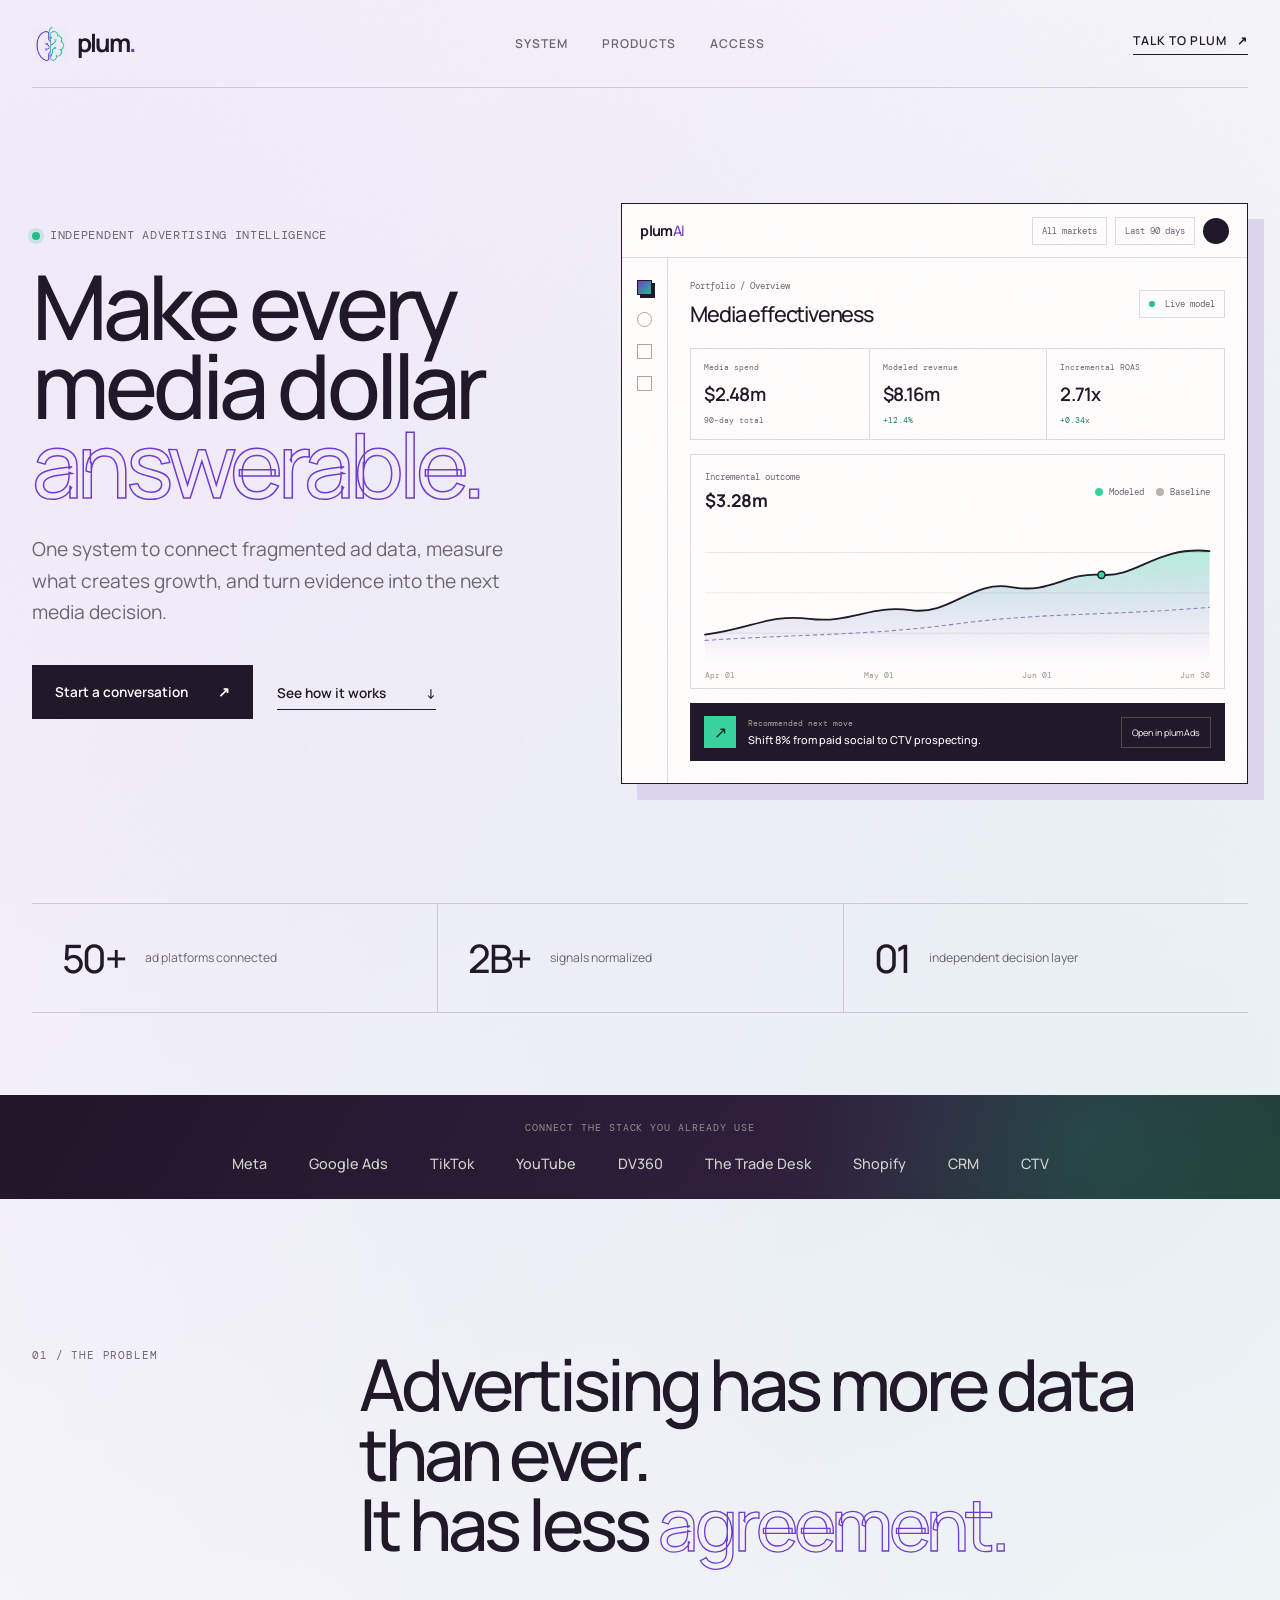
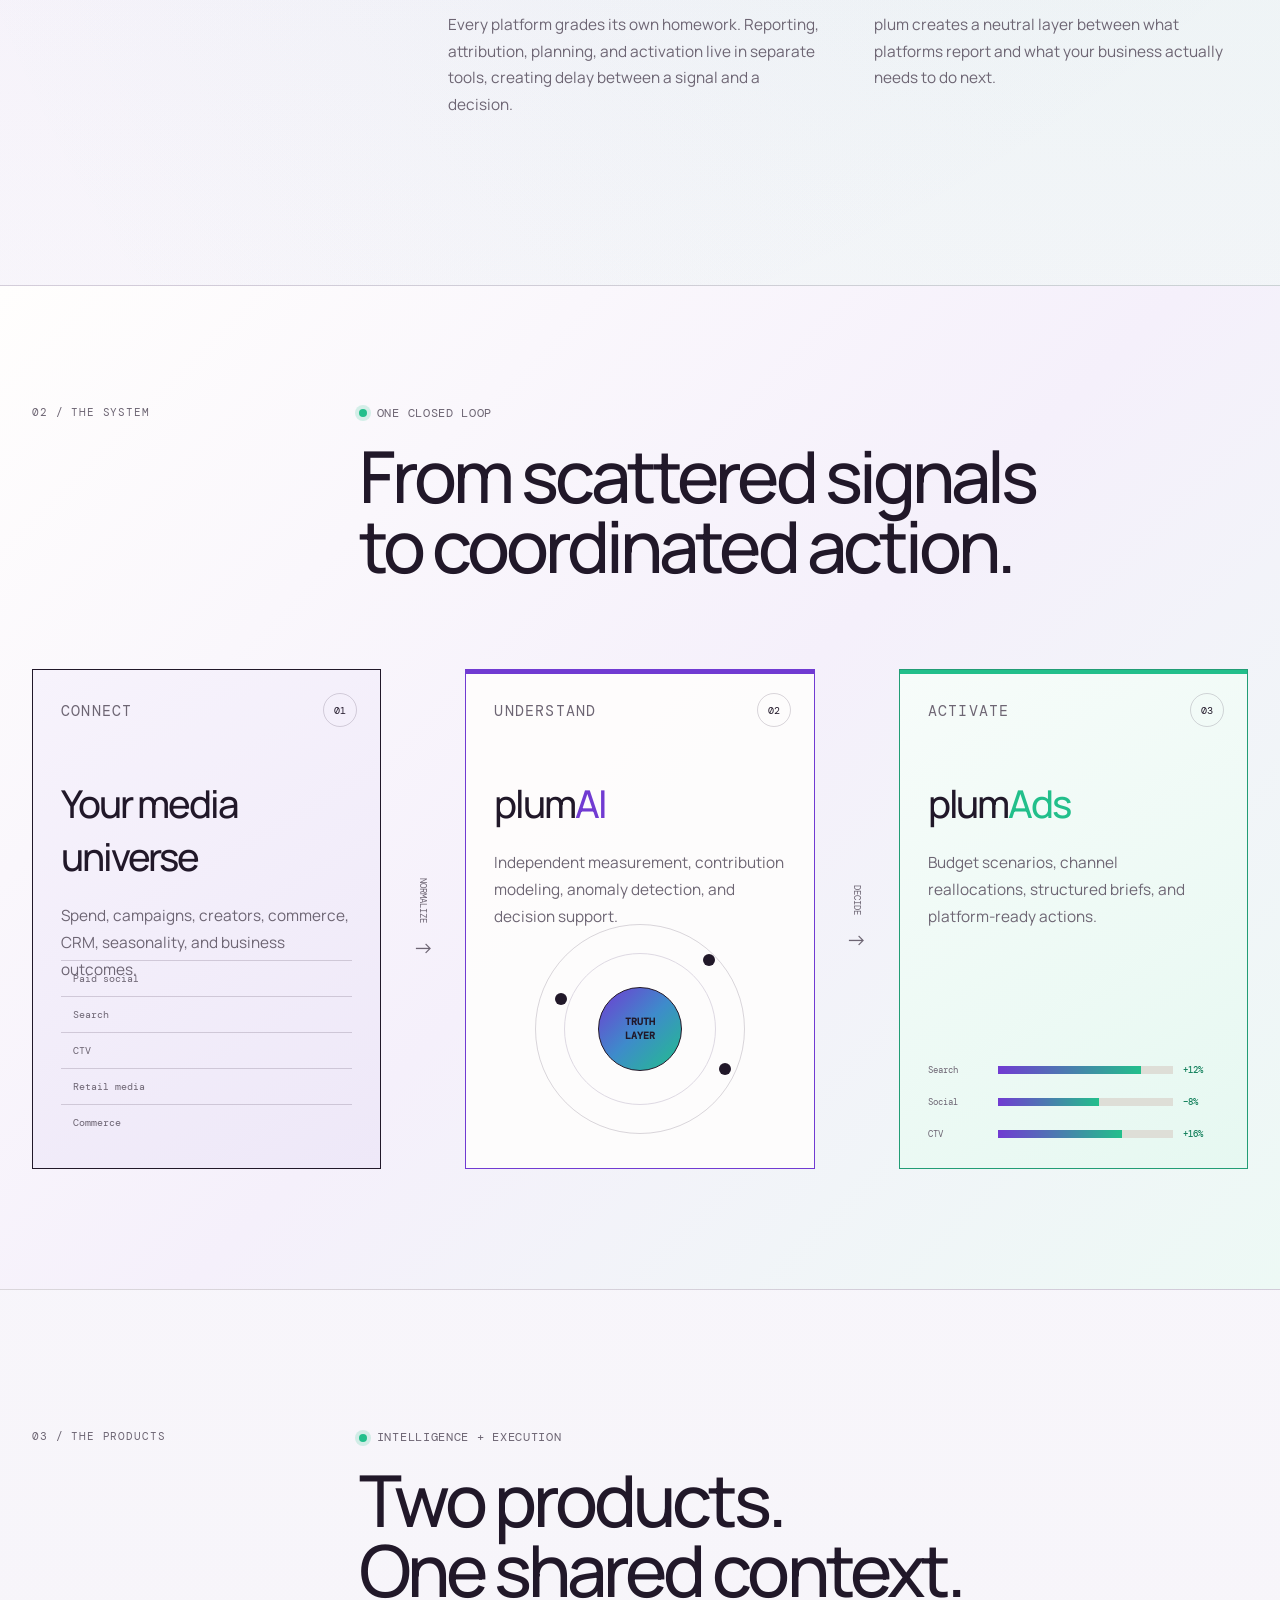
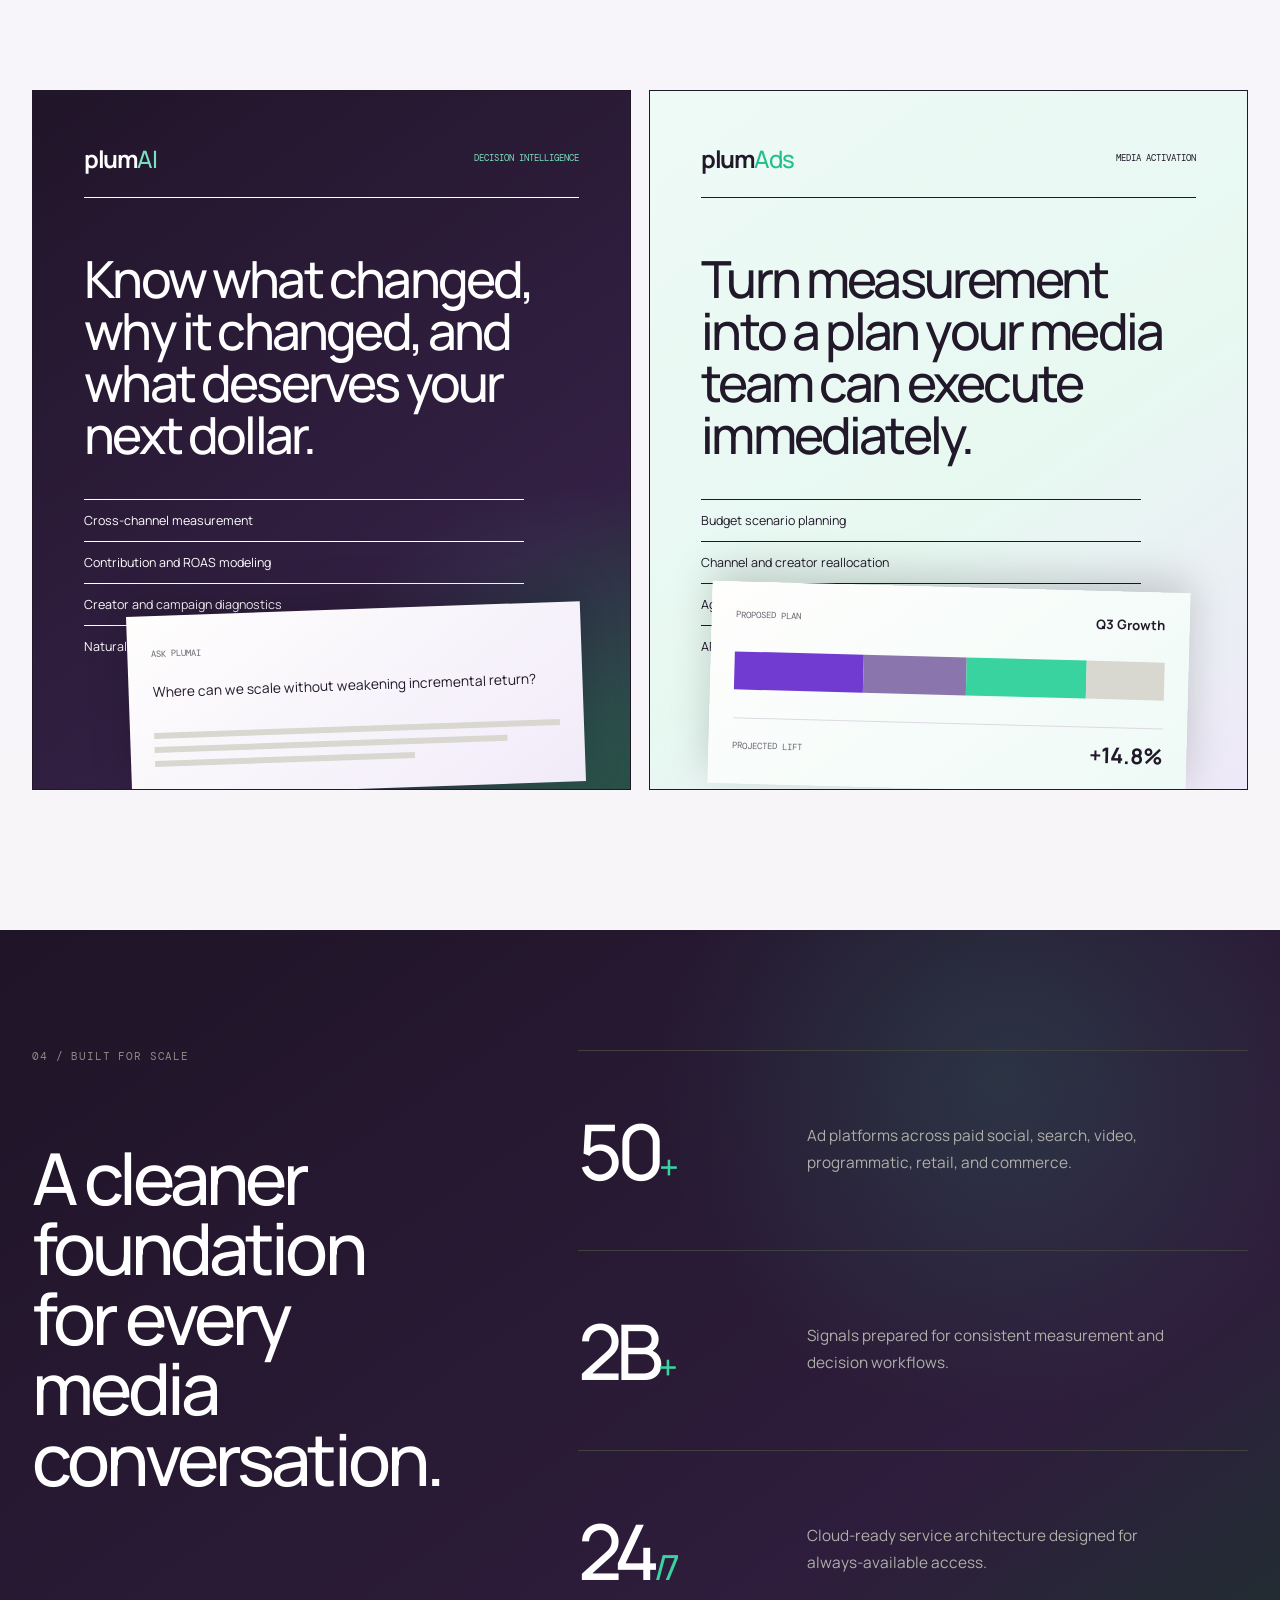
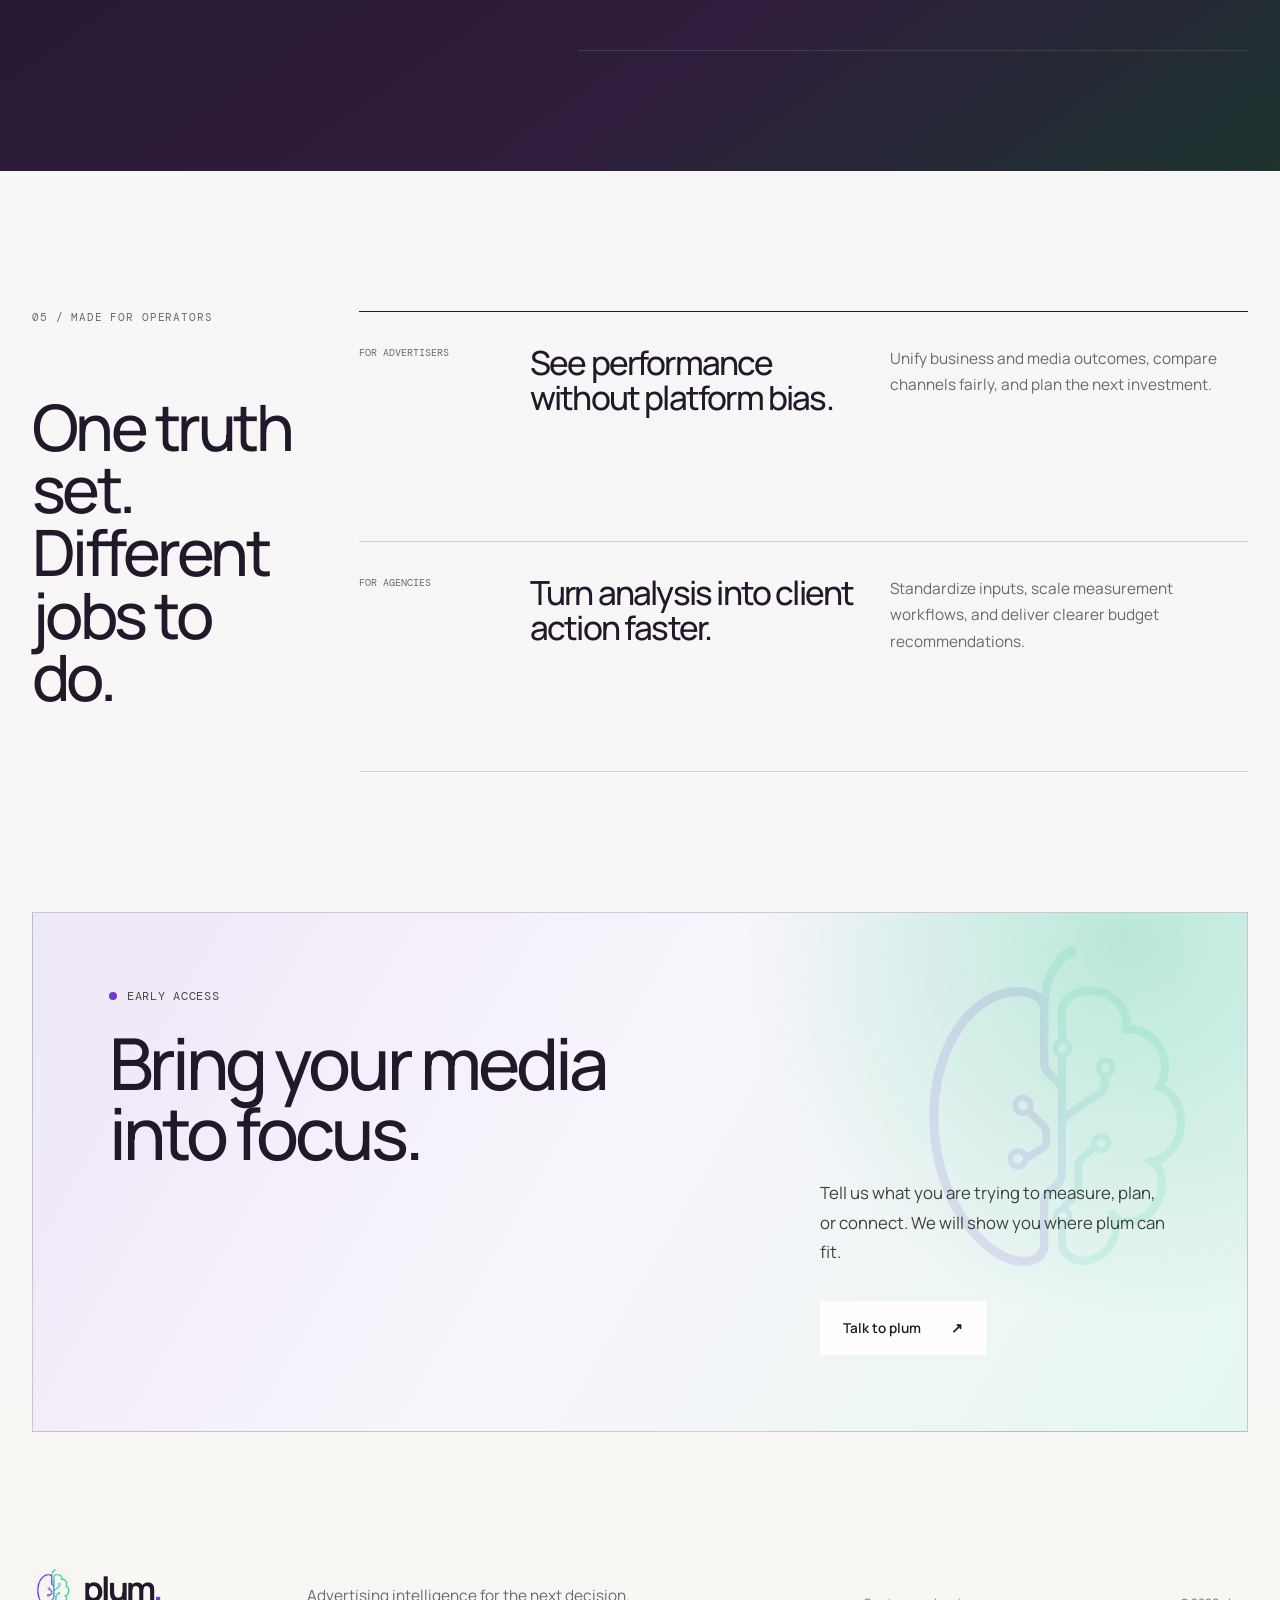
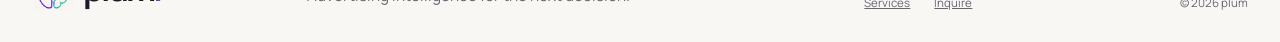
<file: index.html>
<!DOCTYPE html>
<html lang="en">
  <head>
    <meta charset="utf-8" />
    <meta name="viewport" content="width=device-width, initial-scale=1" />
    <meta name="theme-color" content="#f7f5fa" />
    <title>plum | Advertising intelligence, connected</title>
    <meta
      name="description"
      content="plum connects advertising data, independent measurement, AI-assisted decisions, and media activation across 50+ ad platforms."
    />
    <link rel="icon" href="assets/plum-ai-logo.png" />
    <link rel="preconnect" href="https://fonts.googleapis.com" />
    <link rel="preconnect" href="https://fonts.gstatic.com" crossorigin />
    <link
      href="https://fonts.googleapis.com/css2?family=DM+Mono:wght@300;400;500&amp;family=Manrope:wght@400;500;600;700&amp;display=swap"
      rel="stylesheet"
    />
    <link rel="stylesheet" href="assets/plum_main.css" />
  </head>
  <body>
    <a class="skip-link" href="#main">Skip to content</a>

    <header class="site-header">
      <a class="wordmark brand-lockup" href="./" aria-label="plum home">
        <span class="brand-symbol"><img src="assets/plum-ai-logo.png" alt="" /></span>
        <span class="brand-name">plum<span>.</span></span>
      </a>
      <nav class="site-nav" aria-label="Primary navigation">
        <a href="#system">System</a>
        <a href="#products">Products</a>
        <a href="services/">Access</a>
      </nav>
      <a class="header-cta" href="contact/">Talk to plum <span aria-hidden="true">↗</span></a>
    </header>

    <main id="main">
      <section class="hero section-frame">
        <div class="hero-copy reveal">
          <p class="signal-label"><span></span> Independent advertising intelligence</p>
          <h1>Make every media dollar <em>answerable.</em></h1>
          <p class="hero-lede">
            One system to connect fragmented ad data, measure what creates growth, and turn evidence into the next
            media decision.
          </p>
          <div class="hero-actions">
            <a class="button button-dark" href="contact/">Start a conversation <span>↗</span></a>
            <a class="text-link" href="#system">See how it works <span>↓</span></a>
          </div>
        </div>

        <div class="product-window reveal" aria-label="plum media intelligence product preview">
          <div class="window-bar">
            <div class="window-brand">plum<span>AI</span></div>
            <div class="window-controls">
              <span>All markets</span>
              <span>Last 90 days</span>
              <i aria-hidden="true"></i>
            </div>
          </div>

          <div class="window-body">
            <aside class="window-sidebar" aria-hidden="true">
              <span class="active"></span>
              <span></span>
              <span></span>
              <span></span>
            </aside>

            <div class="window-content">
              <div class="window-title-row">
                <div>
                  <p>Portfolio / Overview</p>
                  <h2>Media effectiveness</h2>
                </div>
                <span class="live-pill"><i></i> Live model</span>
              </div>

              <div class="kpi-grid">
                <article>
                  <span>Media spend</span>
                  <strong>$2.48m</strong>
                  <small>90-day total</small>
                </article>
                <article>
                  <span>Modeled revenue</span>
                  <strong>$8.16m</strong>
                  <small class="positive">+12.4%</small>
                </article>
                <article>
                  <span>Incremental ROAS</span>
                  <strong>2.71x</strong>
                  <small class="positive">+0.34x</small>
                </article>
              </div>

              <div class="chart-card">
                <div class="chart-head">
                  <div>
                    <span>Incremental outcome</span>
                    <strong>$3.28m</strong>
                  </div>
                  <div class="chart-legend"><i></i> Modeled <i></i> Baseline</div>
                </div>
                <svg viewBox="0 0 700 190" role="img" aria-label="Rising modeled advertising performance chart">
                  <defs>
                    <linearGradient id="chartFill" x1="0" y1="0" x2="0" y2="1">
                      <stop offset="0%" stop-color="#38d39f" stop-opacity="0.38" />
                      <stop offset="100%" stop-color="#713bd2" stop-opacity="0" />
                    </linearGradient>
                  </defs>
                  <g class="chart-grid">
                    <line x1="0" x2="700" y1="36" y2="36" />
                    <line x1="0" x2="700" y1="92" y2="92" />
                    <line x1="0" x2="700" y1="148" y2="148" />
                  </g>
                  <path class="chart-area" d="M0 150 C65 142 88 121 145 128 S230 108 285 116 S370 74 425 84 S500 63 550 67 S625 27 700 34 L700 190 L0 190 Z" />
                  <path class="chart-line" d="M0 150 C65 142 88 121 145 128 S230 108 285 116 S370 74 425 84 S500 63 550 67 S625 27 700 34" />
                  <path class="chart-baseline" d="M0 158 C140 149 230 151 350 135 S560 124 700 112" />
                  <circle cx="550" cy="67" r="5" />
                </svg>
                <div class="chart-dates"><span>Apr 01</span><span>May 01</span><span>Jun 01</span><span>Jun 30</span></div>
              </div>

              <div class="action-row">
                <div class="action-mark">↗</div>
                <div>
                  <span>Recommended next move</span>
                  <strong>Shift 8% from paid social to CTV prospecting.</strong>
                </div>
                <button type="button" data-product-toggle aria-label="Switch product preview">Open in plumAds</button>
              </div>
            </div>
          </div>
        </div>

        <div class="hero-proof reveal">
          <div><strong>50+</strong><span>ad platforms connected</span></div>
          <div><strong>2B+</strong><span>signals normalized</span></div>
          <div><strong>01</strong><span>independent decision layer</span></div>
        </div>
      </section>

      <section class="platform-rail" aria-label="Supported data sources">
        <p>Connect the stack you already use</p>
        <div class="platform-list">
          <span>Meta</span><span>Google Ads</span><span>TikTok</span><span>YouTube</span><span>DV360</span>
          <span>The Trade Desk</span><span>Shopify</span><span>CRM</span><span>CTV</span>
        </div>
      </section>

      <section class="problem-section section-frame reveal">
        <div class="section-index">01 / The problem</div>
        <div class="problem-copy">
          <h2>Advertising has more data than ever.<br />It has less <span>agreement.</span></h2>
          <div class="problem-notes">
            <p>
              Every platform grades its own homework. Reporting, attribution, planning, and activation live in
              separate tools, creating delay between a signal and a decision.
            </p>
            <p>
              plum creates a neutral layer between what platforms report and what your business actually needs to do
              next.
            </p>
          </div>
        </div>
      </section>

      <section class="system-section" id="system">
        <div class="section-frame">
          <div class="section-heading reveal">
            <div class="section-index">02 / The system</div>
            <div>
              <p class="signal-label"><span></span> One closed loop</p>
              <h2>From scattered signals<br />to coordinated action.</h2>
            </div>
          </div>

          <div class="system-map reveal">
            <article class="system-node sources-node">
              <div class="node-number">01</div>
              <p class="node-kicker">Connect</p>
              <h3>Your media universe</h3>
              <p>Spend, campaigns, creators, commerce, CRM, seasonality, and business outcomes.</p>
              <div class="source-stack" aria-hidden="true">
                <span>Paid social</span><span>Search</span><span>CTV</span><span>Retail media</span><span>Commerce</span>
              </div>
            </article>

            <div class="map-arrow" aria-hidden="true"><span>Normalize</span>→</div>

            <article class="system-node ai-node">
              <div class="node-number">02</div>
              <p class="node-kicker">Understand</p>
              <h3>plum<span>AI</span></h3>
              <p>Independent measurement, contribution modeling, anomaly detection, and decision support.</p>
              <div class="model-orbit" aria-hidden="true">
                <i></i><i></i><i></i>
                <strong>truth<br />layer</strong>
              </div>
            </article>

            <div class="map-arrow" aria-hidden="true"><span>Decide</span>→</div>

            <article class="system-node ads-node">
              <div class="node-number">03</div>
              <p class="node-kicker">Activate</p>
              <h3>plum<span>Ads</span></h3>
              <p>Budget scenarios, channel reallocations, structured briefs, and platform-ready actions.</p>
              <div class="allocation-bars" aria-hidden="true">
                <div><span>Search</span><i style="--bar: 82%"></i><b>+12%</b></div>
                <div><span>Social</span><i style="--bar: 58%"></i><b>−8%</b></div>
                <div><span>CTV</span><i style="--bar: 71%"></i><b>+16%</b></div>
              </div>
            </article>
          </div>
        </div>
      </section>

      <section class="products-section section-frame" id="products">
        <div class="section-heading reveal">
          <div class="section-index">03 / The products</div>
          <div>
            <p class="signal-label"><span></span> Intelligence + execution</p>
            <h2>Two products.<br />One shared context.</h2>
          </div>
        </div>

        <div class="product-grid">
          <article class="product-card product-ai reveal">
            <div class="product-card-head">
              <p>plum<span>AI</span></p>
              <span>Decision intelligence</span>
            </div>
            <h3>Know what changed, why it changed, and what deserves your next dollar.</h3>
            <ul>
              <li>Cross-channel measurement</li>
              <li>Contribution and ROAS modeling</li>
              <li>Creator and campaign diagnostics</li>
              <li>Natural-language analysis</li>
            </ul>
            <div class="query-card">
              <span>Ask plumAI</span>
              <p>Where can we scale without weakening incremental return?</p>
              <div class="query-answer"><i></i><i></i><i></i></div>
            </div>
          </article>

          <article class="product-card product-ads reveal">
            <div class="product-card-head">
              <p>plum<span>Ads</span></p>
              <span>Media activation</span>
            </div>
            <h3>Turn measurement into a plan your media team can execute immediately.</h3>
            <ul>
              <li>Budget scenario planning</li>
              <li>Channel and creator reallocation</li>
              <li>Agency-ready action briefs</li>
              <li>API and MCP access points</li>
            </ul>
            <div class="plan-card">
              <div><span>Proposed plan</span><b>Q3 Growth</b></div>
              <div class="plan-line"><span></span><span></span><span></span><span></span></div>
              <div class="plan-footer"><span>Projected lift</span><strong>+14.8%</strong></div>
            </div>
          </article>
        </div>
      </section>

      <section class="evidence-section">
        <div class="section-frame evidence-grid">
          <div class="evidence-title reveal">
            <div class="section-index">04 / Built for scale</div>
            <h2>A cleaner foundation for every media conversation.</h2>
          </div>
          <div class="evidence-stats reveal">
            <article><strong>50<span>+</span></strong><p>Ad platforms across paid social, search, video, programmatic, retail, and commerce.</p></article>
            <article><strong>2B<span>+</span></strong><p>Signals prepared for consistent measurement and decision workflows.</p></article>
            <article><strong>24<span>/7</span></strong><p>Cloud-ready service architecture designed for always-available access.</p></article>
          </div>
        </div>
      </section>

      <section class="roles-section section-frame reveal">
        <div class="roles-copy">
          <div class="section-index">05 / Made for operators</div>
          <h2>One truth set.<br />Different jobs to do.</h2>
        </div>
        <div class="role-list">
          <article>
            <span>For advertisers</span>
            <h3>See performance without platform bias.</h3>
            <p>Unify business and media outcomes, compare channels fairly, and plan the next investment.</p>
          </article>
          <article>
            <span>For agencies</span>
            <h3>Turn analysis into client action faster.</h3>
            <p>Standardize inputs, scale measurement workflows, and deliver clearer budget recommendations.</p>
          </article>
        </div>
      </section>

      <section class="final-cta section-frame reveal">
        <img class="cta-brand-mark" src="assets/plum-ai-logo.png" alt="" aria-hidden="true" />
        <div>
          <p class="signal-label"><span></span> Early access</p>
          <h2>Bring your media<br />into focus.</h2>
        </div>
        <div class="final-cta-copy">
          <p>Tell us what you are trying to measure, plan, or connect. We will show you where plum can fit.</p>
          <a class="button button-light" href="contact/">Talk to plum <span>↗</span></a>
        </div>
      </section>
    </main>

    <footer class="site-footer section-frame">
      <a class="wordmark brand-lockup footer-wordmark" href="./">
        <span class="brand-symbol"><img src="assets/plum-ai-logo.png" alt="" /></span>
        <span class="brand-name">plum<span>.</span></span>
      </a>
      <p>Advertising intelligence for the next decision.</p>
      <div><a href="services/">Services</a><a href="contact/">Inquire</a></div>
      <span>© 2026 plum</span>
    </footer>

    <script src="assets/plum_main.js"></script>
  </body>
</html>
</file>
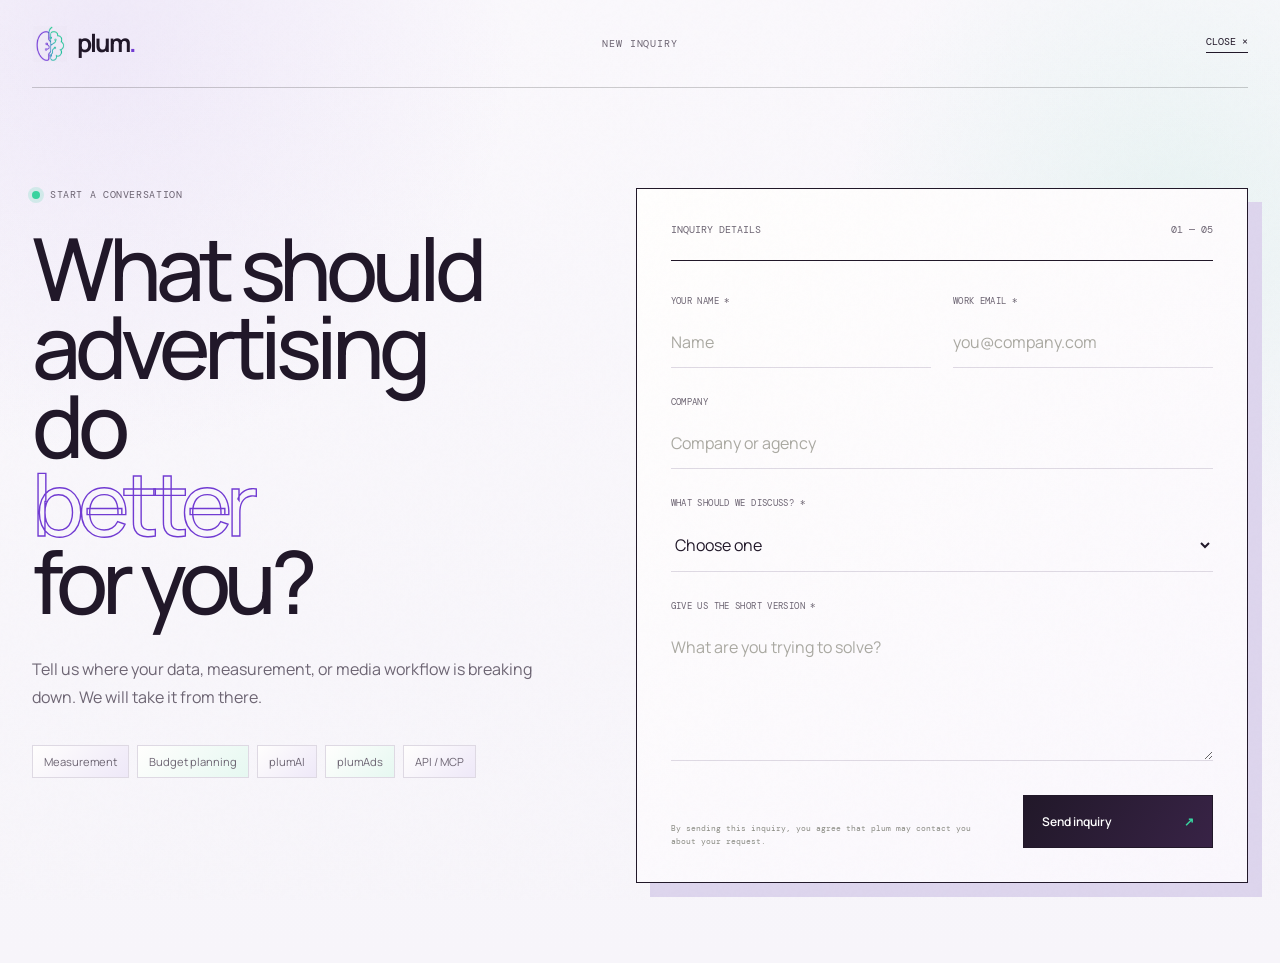
<file: contact/index.html>
<!DOCTYPE html>
<html lang="en">
  <head>
    <meta charset="utf-8" />
    <meta name="viewport" content="width=device-width, initial-scale=1" />
    <meta name="theme-color" content="#f7f5fa" />
    <title>Talk to plum</title>
    <meta name="description" content="Start a conversation with plum about advertising intelligence, measurement, planning, or service access." />
    <link rel="icon" href="../assets/plum-ai-logo.png" />
    <link rel="preconnect" href="https://fonts.googleapis.com" />
    <link rel="preconnect" href="https://fonts.gstatic.com" crossorigin />
    <link href="https://fonts.googleapis.com/css2?family=DM+Mono:wght@300;400;500&amp;family=Manrope:wght@400;500;600;700&amp;display=swap" rel="stylesheet" />
    <link rel="stylesheet" href="../assets/contact.css" />
  </head>
  <body>
    <header class="site-header">
      <a class="wordmark brand-lockup" href="../">
        <span class="brand-symbol"><img src="../assets/plum-ai-logo.png" alt="" /></span>
        <span class="brand-name">plum<span>.</span></span>
      </a>
      <span class="page-name">New inquiry</span>
      <a class="header-link" href="../">Close ×</a>
    </header>

    <main class="contact-shell page-frame">
      <section class="contact-intro">
        <p class="eyebrow"><i></i> Start a conversation</p>
        <h1>What should advertising do <em>better</em> for you?</h1>
        <p class="lede">Tell us where your data, measurement, or media workflow is breaking down. We will take it from there.</p>
        <div class="contact-topics">
          <span>Measurement</span><span>Budget planning</span><span>plumAI</span><span>plumAds</span><span>API / MCP</span>
        </div>
      </section>

      <section class="form-panel">
        <div class="form-head"><span>Inquiry details</span><b>01 — 05</b></div>
        <form action="https://formsubmit.co/aghagolzadeh@gmail.com" method="POST" class="contact-form">
          <input type="hidden" name="_subject" value="New plum inquiry" />
          <input type="hidden" name="_next" value="https://plum-ai.net/contact/thanks/" />
          <input type="hidden" name="_template" value="table" />
          <input type="text" name="_honey" class="honey" tabindex="-1" autocomplete="off" />

          <div class="field-row">
            <label><span>Your name *</span><input type="text" name="name" autocomplete="name" placeholder="Name" required /></label>
            <label><span>Work email *</span><input type="email" name="email" autocomplete="email" placeholder="you@company.com" required /></label>
          </div>

          <label><span>Company</span><input type="text" name="company" autocomplete="organization" placeholder="Company or agency" /></label>

          <label>
            <span>What should we discuss? *</span>
            <select name="interest" required>
              <option value="">Choose one</option>
              <option value="measurement">Measurement and attribution</option>
              <option value="planning">Budget planning and optimization</option>
              <option value="plum-ai">plumAI decision intelligence</option>
              <option value="plum-ads">plumAds activation</option>
              <option value="infrastructure">API or MCP access</option>
              <option value="partnership">Partnership</option>
              <option value="other">Something else</option>
            </select>
          </label>

          <label><span>Give us the short version *</span><textarea name="message" rows="5" placeholder="What are you trying to solve?" required></textarea></label>

          <div class="form-footer">
            <p>By sending this inquiry, you agree that plum may contact you about your request.</p>
            <button type="submit">Send inquiry <span>↗</span></button>
          </div>
        </form>
      </section>
    </main>
  </body>
</html>
</file>
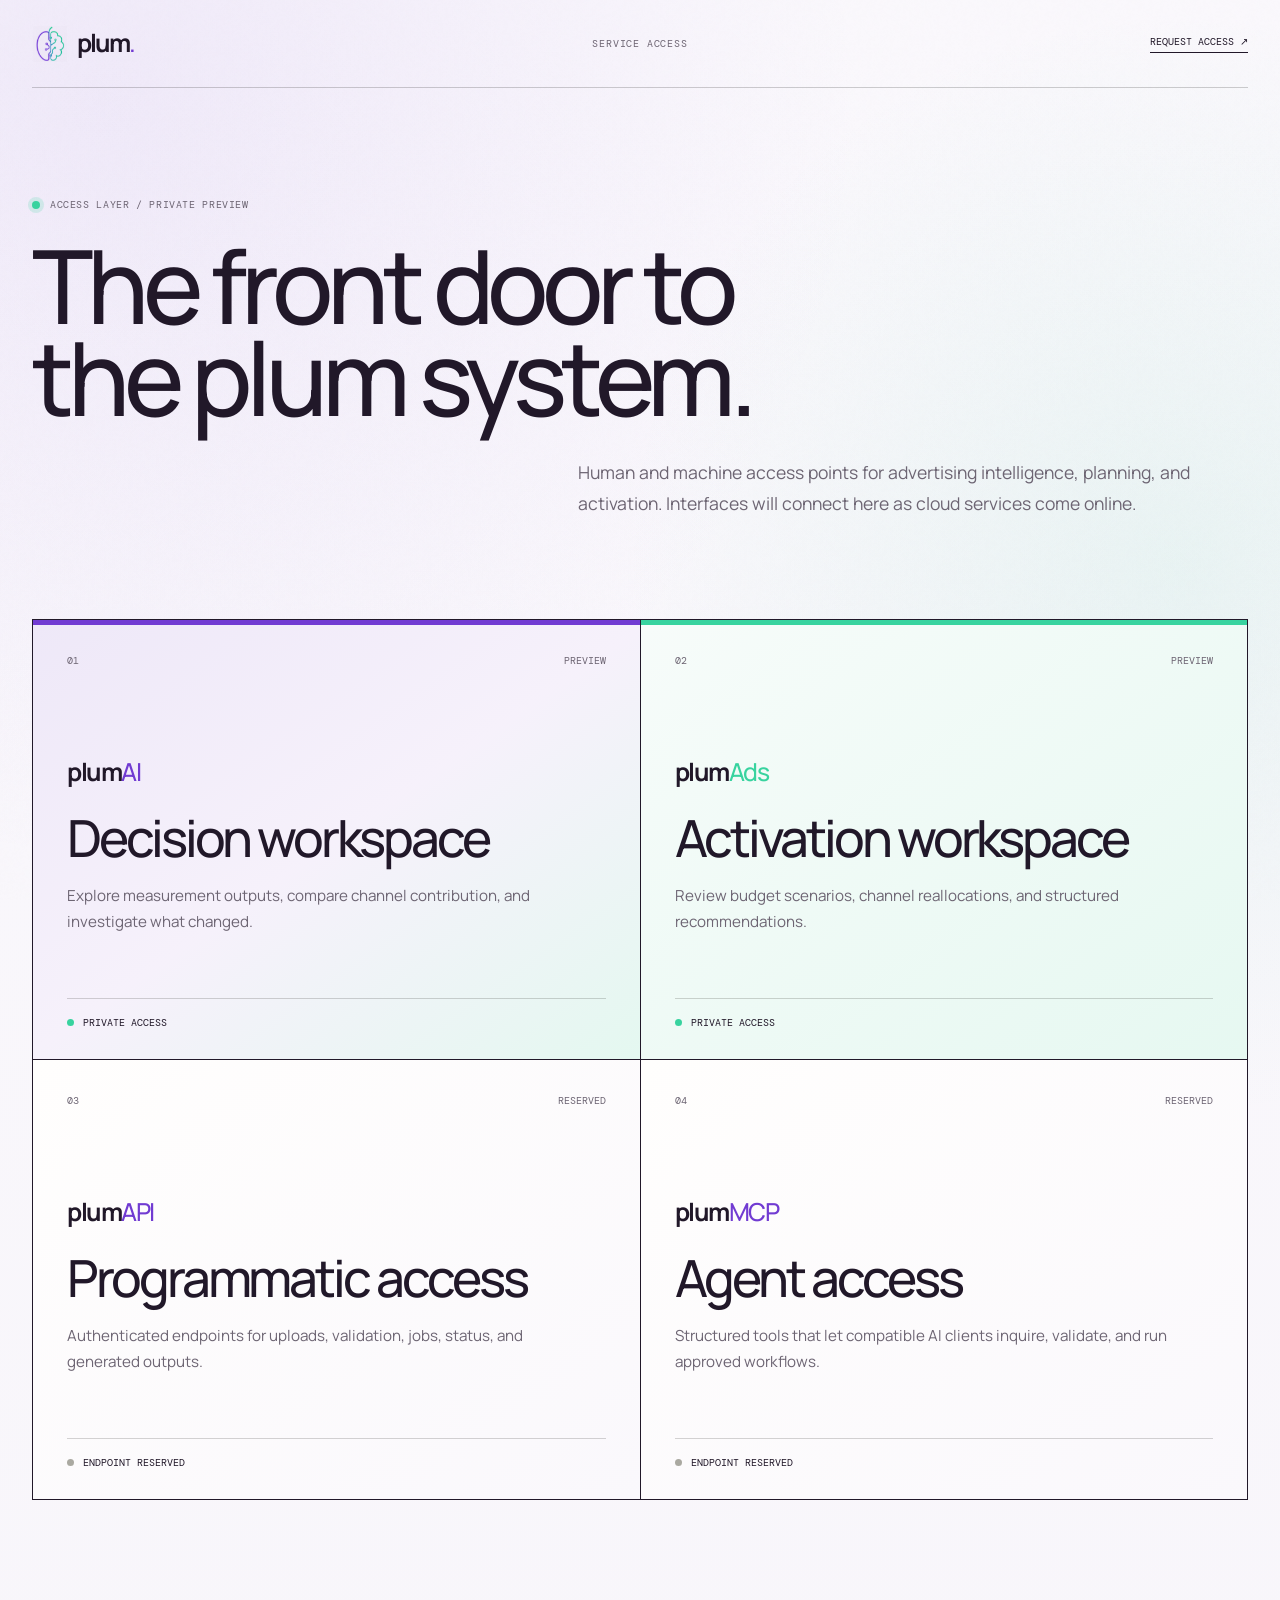
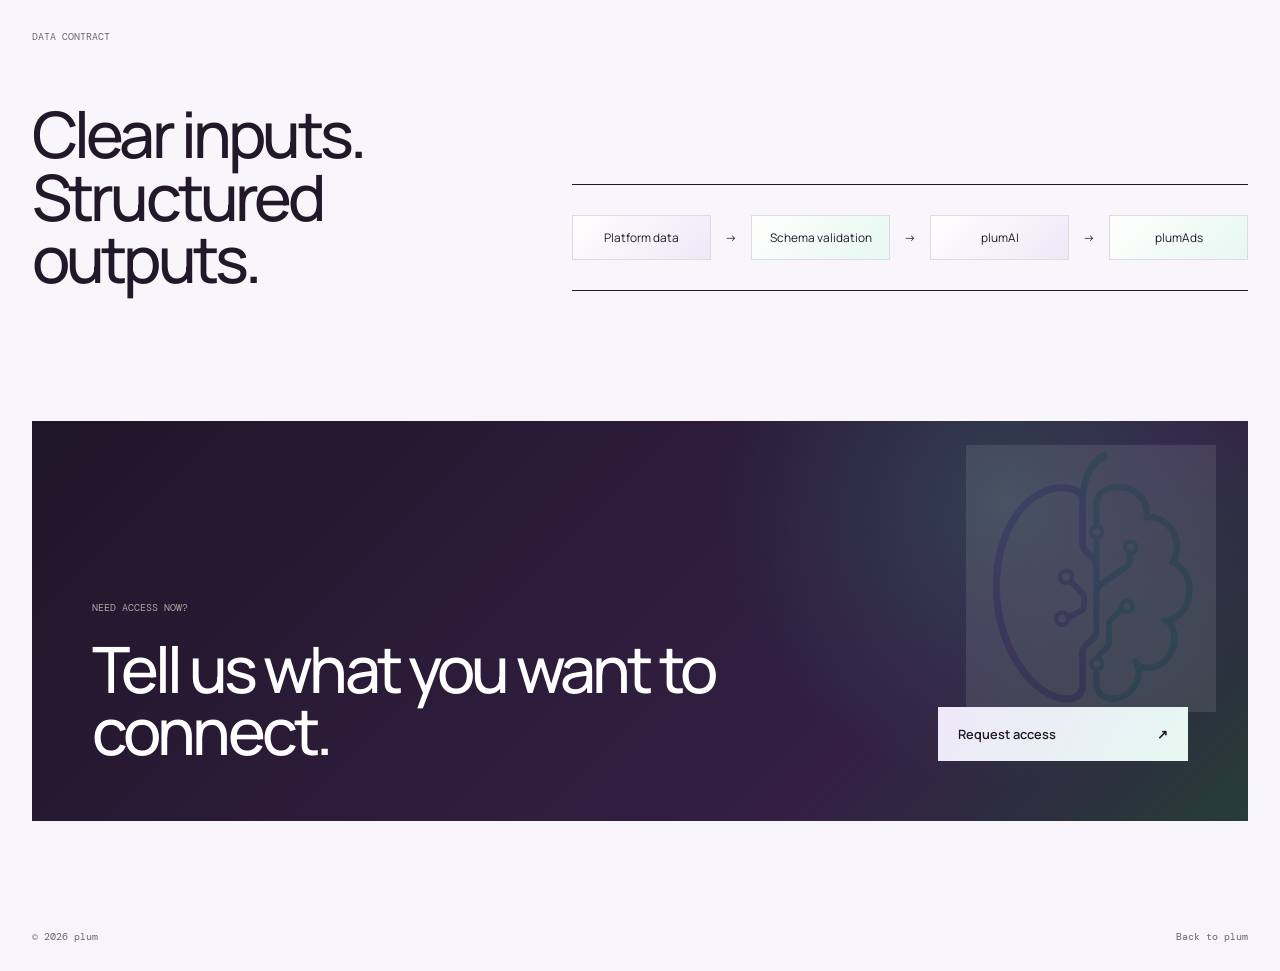
<file: services/index.html>
<!DOCTYPE html>
<html lang="en">
  <head>
    <meta charset="utf-8" />
    <meta name="viewport" content="width=device-width, initial-scale=1" />
    <meta name="theme-color" content="#f7f5fa" />
    <title>plum | Service access</title>
    <meta name="description" content="Access points for plumAI, plumAds, API, and MCP-based advertising workflows." />
    <link rel="icon" href="../assets/plum-ai-logo.png" />
    <link rel="preconnect" href="https://fonts.googleapis.com" />
    <link rel="preconnect" href="https://fonts.gstatic.com" crossorigin />
    <link href="https://fonts.googleapis.com/css2?family=DM+Mono:wght@300;400;500&amp;family=Manrope:wght@400;500;600;700&amp;display=swap" rel="stylesheet" />
    <link rel="stylesheet" href="../assets/services_gateway.css" />
  </head>
  <body>
    <header class="site-header">
      <a class="wordmark brand-lockup" href="../">
        <span class="brand-symbol"><img src="../assets/plum-ai-logo.png" alt="" /></span>
        <span class="brand-name">plum<span>.</span></span>
      </a>
      <span class="page-name">Service access</span>
      <a class="header-link" href="../contact/">Request access ↗</a>
    </header>

    <main>
      <section class="hero page-frame">
        <p class="eyebrow"><i></i> Access layer / Private preview</p>
        <h1>The front door to<br />the plum system.</h1>
        <p class="lede">
          Human and machine access points for advertising intelligence, planning, and activation. Interfaces will
          connect here as cloud services come online.
        </p>
      </section>

      <section class="access-grid page-frame">
        <article class="access-card featured">
          <div class="card-top"><span>01</span><i>Preview</i></div>
          <p class="product-name">plum<span>AI</span></p>
          <h2>Decision workspace</h2>
          <p>Explore measurement outputs, compare channel contribution, and investigate what changed.</p>
          <div class="status"><i></i> Private access</div>
        </article>

        <article class="access-card">
          <div class="card-top"><span>02</span><i>Preview</i></div>
          <p class="product-name">plum<span>Ads</span></p>
          <h2>Activation workspace</h2>
          <p>Review budget scenarios, channel reallocations, and structured recommendations.</p>
          <div class="status"><i></i> Private access</div>
        </article>

        <article class="access-card">
          <div class="card-top"><span>03</span><i>Reserved</i></div>
          <p class="product-name">plum<span>API</span></p>
          <h2>Programmatic access</h2>
          <p>Authenticated endpoints for uploads, validation, jobs, status, and generated outputs.</p>
          <div class="status muted"><i></i> Endpoint reserved</div>
        </article>

        <article class="access-card">
          <div class="card-top"><span>04</span><i>Reserved</i></div>
          <p class="product-name">plum<span>MCP</span></p>
          <h2>Agent access</h2>
          <p>Structured tools that let compatible AI clients inquire, validate, and run approved workflows.</p>
          <div class="status muted"><i></i> Endpoint reserved</div>
        </article>
      </section>

      <section class="contract page-frame">
        <div>
          <p class="section-label">Data contract</p>
          <h2>Clear inputs.<br />Structured outputs.</h2>
        </div>
        <div class="contract-flow" aria-label="Service data flow">
          <span>Platform data</span><b>→</b><span>Schema validation</span><b>→</b><span>plumAI</span><b>→</b><span>plumAds</span>
        </div>
      </section>

      <section class="cta page-frame">
        <img class="cta-brand-mark" src="../assets/plum-ai-logo.png" alt="" aria-hidden="true" />
        <div><p>Need access now?</p><h2>Tell us what you want to connect.</h2></div>
        <a href="../contact/">Request access <span>↗</span></a>
      </section>
    </main>

    <footer class="site-footer page-frame"><span>© 2026 plum</span><a href="../">Back to plum</a></footer>
  </body>
</html>
</file>
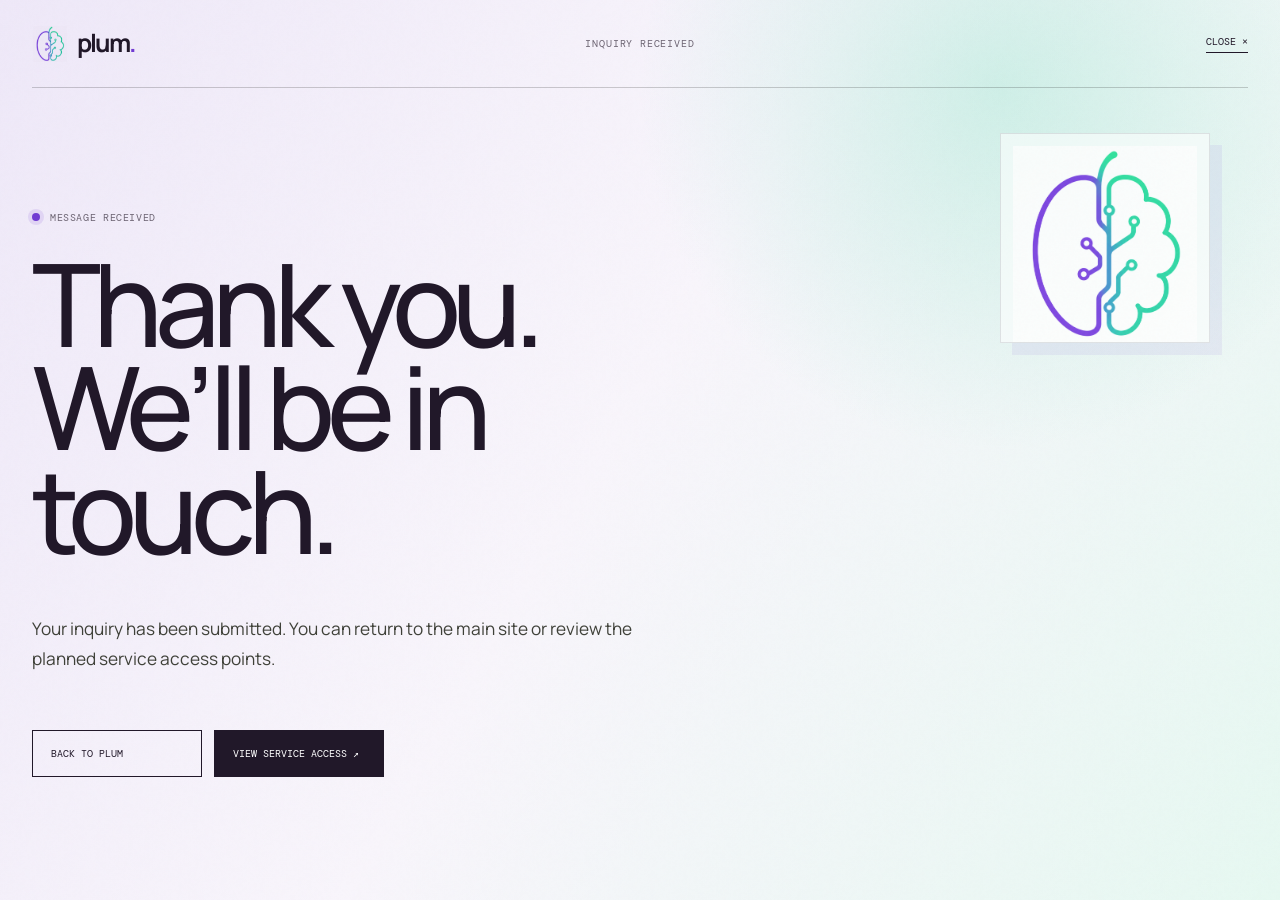
<file: contact/thanks/index.html>
<!DOCTYPE html>
<html lang="en">
  <head>
    <meta charset="utf-8" />
    <meta name="viewport" content="width=device-width, initial-scale=1" />
    <meta name="theme-color" content="#e8f7f1" />
    <title>Inquiry received | plum</title>
    <link rel="icon" href="../../assets/plum-ai-logo.png" />
    <link rel="preconnect" href="https://fonts.googleapis.com" />
    <link rel="preconnect" href="https://fonts.gstatic.com" crossorigin />
    <link href="https://fonts.googleapis.com/css2?family=DM+Mono:wght@300;400;500&amp;family=Manrope:wght@400;500;600;700&amp;display=swap" rel="stylesheet" />
    <link rel="stylesheet" href="../../assets/contact.css" />
  </head>
  <body class="thanks-page">
    <header class="site-header">
      <a class="wordmark brand-lockup" href="../../">
        <span class="brand-symbol"><img src="../../assets/plum-ai-logo.png" alt="" /></span>
        <span class="brand-name">plum<span>.</span></span>
      </a>
      <span class="page-name">Inquiry received</span>
      <a class="header-link" href="../../">Close ×</a>
    </header>
    <main class="thanks-shell page-frame">
      <div class="receipt-mark"><img src="../../assets/plum-ai-logo.png" alt="Plum AI" /></div>
      <p class="eyebrow"><i></i> Message received</p>
      <h1>Thank you.<br />We’ll be in touch.</h1>
      <p class="lede">Your inquiry has been submitted. You can return to the main site or review the planned service access points.</p>
      <div class="thanks-actions"><a href="../../">Back to plum</a><a href="../../services/">View service access ↗</a></div>
    </main>
  </body>
</html>
</file>
<file: assets/plum_main.css>
:root {
  --paper: #f7f5fa;
  --paper-bright: #fffefd;
  --ink: #211829;
  --ink-soft: #34283d;
  --muted: #6d6573;
  --line: #ded9e3;
  --line-dark: rgba(52, 36, 64, 0.18);
  --acid: #38d39f;
  --acid-soft: #e6f8f1;
  --purple: #713bd2;
  --purple-soft: #eee8f8;
  --green: #22bf8b;
  --white: #ffffff;
  --sans: "Manrope", sans-serif;
  --mono: "DM Mono", monospace;
}

* {
  box-sizing: border-box;
}

html {
  scroll-behavior: smooth;
}

body {
  margin: 0;
  background:
    radial-gradient(circle at 8% 5%, rgba(113, 59, 210, 0.07), transparent 28%),
    radial-gradient(circle at 92% 18%, rgba(34, 191, 139, 0.07), transparent 24%),
    linear-gradient(180deg, #faf8fc 0%, var(--paper) 52%, #f8f7f4 100%);
  color: var(--ink);
  font-family: var(--sans);
  -webkit-font-smoothing: antialiased;
}

body::before {
  content: "";
  position: fixed;
  inset: 0;
  pointer-events: none;
  opacity: 0.16;
  z-index: 20;
  background-image: url("data:image/svg+xml,%3Csvg viewBox='0 0 180 180' xmlns='http://www.w3.org/2000/svg'%3E%3Cfilter id='n'%3E%3CfeTurbulence type='fractalNoise' baseFrequency='.92' numOctaves='4' stitchTiles='stitch'/%3E%3C/filter%3E%3Crect width='100%25' height='100%25' filter='url(%23n)' opacity='.11'/%3E%3C/svg%3E");
  mix-blend-mode: multiply;
}

a {
  color: inherit;
}

button,
input,
select,
textarea {
  font: inherit;
}

.skip-link {
  position: fixed;
  left: 16px;
  top: -80px;
  z-index: 100;
  padding: 12px 16px;
  background: var(--ink);
  color: var(--white);
}

.skip-link:focus {
  top: 16px;
}

.section-frame,
.site-header {
  width: min(1380px, calc(100% - 64px));
  margin-inline: auto;
}

.site-header {
  height: 88px;
  display: grid;
  grid-template-columns: 1fr auto 1fr;
  align-items: center;
  border-bottom: 1px solid var(--line-dark);
}

.wordmark {
  width: fit-content;
  display: inline-flex;
  align-items: center;
  gap: 9px;
  font-size: 1.55rem;
  line-height: 1;
  font-weight: 700;
  letter-spacing: -0.08em;
  text-decoration: none;
}

.brand-symbol {
  display: block;
  width: 36px;
  height: 36px;
  flex: 0 0 auto;
}

.brand-symbol img {
  display: block;
  width: 100%;
  height: 100%;
  object-fit: contain;
  mix-blend-mode: multiply;
}

.brand-name {
  color: var(--ink);
}

.brand-name > span {
  color: var(--purple);
}

.site-nav {
  display: flex;
  gap: 34px;
  align-items: center;
}

.site-nav a,
.header-cta {
  font-size: 0.76rem;
  font-weight: 600;
  letter-spacing: 0.08em;
  text-decoration: none;
  text-transform: uppercase;
}

.site-nav a {
  color: var(--muted);
  transition: color 180ms ease;
}

.site-nav a:hover {
  color: var(--ink);
}

.header-cta {
  justify-self: end;
  padding-bottom: 5px;
  border-bottom: 1px solid var(--ink);
}

.header-cta span {
  display: inline-block;
  margin-left: 7px;
  transition: transform 180ms ease;
}

.header-cta:hover span,
.button:hover span {
  transform: translate(3px, -3px);
}

.hero {
  display: grid;
  grid-template-columns: minmax(0, 0.9fr) minmax(560px, 1.1fr);
  gap: clamp(34px, 6vw, 96px);
  padding-top: clamp(76px, 9vw, 136px);
  padding-bottom: 42px;
}

.hero-copy {
  align-self: center;
  padding-bottom: 40px;
}

.signal-label,
.section-index,
.node-kicker,
.product-card-head > span,
.window-title-row p,
.window-controls,
.kpi-grid span,
.kpi-grid small,
.chart-head span,
.chart-legend,
.action-row span,
.platform-rail > p,
.role-list article > span {
  font-family: var(--mono);
}

.signal-label {
  margin: 0 0 24px;
  display: flex;
  align-items: center;
  gap: 10px;
  color: var(--muted);
  font-size: 0.72rem;
  letter-spacing: 0.06em;
  text-transform: uppercase;
}

.signal-label > span {
  width: 8px;
  height: 8px;
  border-radius: 50%;
  background: var(--green);
  box-shadow: 0 0 0 4px rgba(34, 191, 139, 0.18);
}

h1,
h2,
h3,
p {
  margin-top: 0;
}

h1,
h2,
h3 {
  letter-spacing: -0.055em;
  font-weight: 500;
}

h1 {
  margin-bottom: 30px;
  font-size: clamp(4rem, 7vw, 7.5rem);
  line-height: 0.88;
  max-width: 8.5ch;
}

h1 em {
  display: block;
  font-style: normal;
  color: transparent;
  -webkit-text-stroke: 1.5px var(--purple);
}

.hero-lede {
  max-width: 580px;
  margin-bottom: 0;
  color: var(--muted);
  font-size: clamp(1.06rem, 1.5vw, 1.28rem);
  line-height: 1.65;
}

.hero-actions {
  display: flex;
  align-items: center;
  flex-wrap: wrap;
  gap: 24px;
  margin-top: 36px;
}

.button {
  display: inline-flex;
  align-items: center;
  justify-content: center;
  gap: 30px;
  min-height: 54px;
  padding: 0 22px;
  border: 1px solid transparent;
  text-decoration: none;
  font-size: 0.85rem;
  font-weight: 600;
}

.button span {
  transition: transform 180ms ease;
}

.button-dark {
  background: var(--ink);
  color: var(--paper-bright);
}

.text-link {
  display: inline-flex;
  align-items: center;
  gap: 40px;
  padding: 10px 0 7px;
  border-bottom: 1px solid var(--ink);
  text-decoration: none;
  font-size: 0.85rem;
  font-weight: 600;
}

.product-window {
  align-self: center;
  overflow: hidden;
  min-width: 0;
  border: 1px solid var(--ink);
  background: var(--paper-bright);
  box-shadow: 16px 16px 0 #ddd5ed;
}

.window-bar {
  height: 54px;
  padding: 0 18px;
  display: flex;
  align-items: center;
  justify-content: space-between;
  border-bottom: 1px solid var(--line);
}

.window-brand {
  font-size: 0.9rem;
  font-weight: 700;
  letter-spacing: -0.05em;
}

.window-brand span,
.ai-node h3 span {
  color: var(--purple);
  font-weight: 500;
}

.ads-node h3 span,
.product-card-head p span {
  color: var(--green);
  font-weight: 500;
}

.window-controls {
  display: flex;
  align-items: center;
  gap: 8px;
  color: var(--muted);
  font-size: 0.58rem;
}

.window-controls span {
  padding: 7px 9px;
  border: 1px solid var(--line);
}

.window-controls i {
  width: 26px;
  height: 26px;
  border-radius: 50%;
  background: var(--ink);
}

.window-body {
  display: grid;
  grid-template-columns: 46px 1fr;
}

.window-sidebar {
  display: flex;
  flex-direction: column;
  align-items: center;
  gap: 17px;
  padding-top: 22px;
  border-right: 1px solid var(--line);
}

.window-sidebar span {
  width: 15px;
  height: 15px;
  border: 1px solid #aaa9a2;
}

.window-sidebar span:nth-child(2) {
  border-radius: 50%;
}

.window-sidebar .active {
  background: linear-gradient(135deg, var(--purple), var(--green));
  border-color: var(--ink);
  box-shadow: 3px 3px 0 var(--ink);
}

.window-content {
  min-width: 0;
  padding: 22px;
}

.window-title-row,
.chart-head,
.action-row,
.product-card-head,
.plan-card > div:first-child,
.plan-footer {
  display: flex;
  justify-content: space-between;
  align-items: center;
}

.window-title-row p {
  margin-bottom: 7px;
  color: var(--muted);
  font-size: 0.58rem;
}

.window-title-row h2 {
  margin: 0;
  font-size: 1.35rem;
}

.live-pill {
  padding: 7px 9px;
  border: 1px solid var(--line);
  color: var(--muted);
  font-family: var(--mono);
  font-size: 0.56rem;
  white-space: nowrap;
}

.live-pill i {
  display: inline-block;
  width: 6px;
  height: 6px;
  margin-right: 5px;
  border-radius: 50%;
  background: var(--green);
}

.kpi-grid {
  display: grid;
  grid-template-columns: repeat(3, 1fr);
  margin-top: 20px;
  border: 1px solid var(--line);
}

.kpi-grid article {
  padding: 13px;
}

.kpi-grid article + article {
  border-left: 1px solid var(--line);
}

.kpi-grid span,
.kpi-grid small {
  display: block;
  color: var(--muted);
  font-size: 0.53rem;
}

.kpi-grid strong {
  display: block;
  margin: 8px 0;
  font-size: 1.16rem;
  font-weight: 600;
  letter-spacing: -0.04em;
}

.kpi-grid .positive {
  color: #16825e;
}

.chart-card {
  margin-top: 14px;
  padding: 16px 14px 8px;
  border: 1px solid var(--line);
}

.chart-head > div:first-child span,
.chart-head > div:first-child strong {
  display: block;
}

.chart-head strong {
  margin-top: 5px;
  font-size: 1.1rem;
}

.chart-head span,
.chart-legend {
  color: var(--muted);
  font-size: 0.54rem;
}

.chart-legend {
  display: flex;
  gap: 6px;
  align-items: center;
}

.chart-legend i {
  width: 8px;
  height: 8px;
  border-radius: 50%;
  background: var(--acid);
}

.chart-legend i:nth-of-type(2) {
  margin-left: 6px;
  background: #b6b6af;
}

.chart-card svg {
  display: block;
  width: 100%;
  height: 150px;
  margin-top: 8px;
  overflow: visible;
}

.chart-grid line {
  stroke: #e0e0da;
  stroke-width: 1;
}

.chart-area {
  fill: url(#chartFill);
}

.chart-line,
.chart-baseline {
  fill: none;
  stroke-linecap: round;
  stroke-linejoin: round;
}

.chart-line {
  stroke: var(--ink);
  stroke-width: 2.5;
}

.chart-baseline {
  stroke: #977cbc;
  stroke-width: 1.5;
  stroke-dasharray: 5 5;
}

.chart-card circle {
  fill: var(--acid);
  stroke: var(--ink);
  stroke-width: 2;
}

.chart-dates {
  display: flex;
  justify-content: space-between;
  color: #96968e;
  font-family: var(--mono);
  font-size: 0.5rem;
}

.action-row {
  gap: 12px;
  margin-top: 14px;
  padding: 13px 14px;
  background: var(--ink);
  color: var(--white);
}

.action-mark {
  flex: 0 0 auto;
  display: grid;
  width: 32px;
  height: 32px;
  place-items: center;
  background: var(--acid);
  color: var(--ink);
}

.action-row > div:nth-child(2) {
  flex: 1;
}

.action-row span,
.action-row strong {
  display: block;
}

.action-row span {
  margin-bottom: 4px;
  color: #aaa9a2;
  font-size: 0.49rem;
}

.action-row strong {
  font-size: 0.68rem;
  font-weight: 500;
}

.action-row button {
  padding: 8px 10px;
  border: 1px solid #4a4b45;
  background: transparent;
  color: var(--white);
  font-size: 0.56rem;
  cursor: pointer;
}

.hero-proof {
  grid-column: 1 / -1;
  display: grid;
  grid-template-columns: repeat(3, 1fr);
  margin-top: 42px;
  border-top: 1px solid var(--line-dark);
  border-bottom: 1px solid var(--line-dark);
}

.hero-proof > div {
  min-height: 108px;
  display: flex;
  align-items: center;
  gap: 20px;
  padding: 18px 30px;
}

.hero-proof > div + div {
  border-left: 1px solid var(--line-dark);
}

.hero-proof strong {
  font-size: 2.45rem;
  font-weight: 500;
  letter-spacing: -0.07em;
}

.hero-proof span {
  max-width: 150px;
  color: var(--muted);
  font-size: 0.76rem;
  line-height: 1.45;
}

.platform-rail {
  overflow: hidden;
  margin-top: 40px;
  padding: 26px 32px;
  background:
    radial-gradient(circle at 85% 40%, rgba(34, 191, 139, 0.18), transparent 28%),
    linear-gradient(120deg, #211529, #30203d 68%, #203c35);
  color: var(--white);
}

.platform-rail > p {
  margin-bottom: 20px;
  color: #8f9088;
  font-size: 0.62rem;
  text-align: center;
  text-transform: uppercase;
  letter-spacing: 0.1em;
}

.platform-list {
  display: flex;
  justify-content: center;
  flex-wrap: wrap;
  gap: 22px 42px;
}

.platform-list span {
  color: #d1d1cb;
  font-size: 0.9rem;
  font-weight: 500;
}

.problem-section,
.roles-section {
  display: grid;
  grid-template-columns: minmax(180px, 0.3fr) minmax(0, 1fr);
  gap: 60px;
  padding-top: 150px;
  padding-bottom: 150px;
}

.section-index {
  color: var(--muted);
  font-size: 0.66rem;
  text-transform: uppercase;
  letter-spacing: 0.08em;
}

.problem-copy h2,
.section-heading h2,
.evidence-title h2,
.roles-copy h2,
.final-cta h2 {
  margin: 0;
  font-size: clamp(2.8rem, 5.6vw, 6.4rem);
  line-height: 0.98;
}

.problem-copy h2 span {
  color: transparent;
  -webkit-text-stroke: 1.3px var(--purple);
}

.problem-notes {
  display: grid;
  grid-template-columns: repeat(2, minmax(0, 1fr));
  gap: 52px;
  max-width: 800px;
  margin: 52px 0 0 auto;
}

.problem-notes p,
.system-node > p,
.product-card > p,
.evidence-stats p,
.role-list p,
.final-cta-copy > p,
.site-footer > p {
  color: var(--muted);
  font-size: 0.96rem;
  line-height: 1.75;
}

.system-section {
  padding: 120px 0;
  background: linear-gradient(135deg, #fffefd 0%, #f5f0fb 52%, #edf9f5 100%);
  border-top: 1px solid var(--line-dark);
  border-bottom: 1px solid var(--line-dark);
}

.section-heading {
  display: grid;
  grid-template-columns: minmax(180px, 0.3fr) minmax(0, 1fr);
  gap: 60px;
  align-items: start;
}

.section-heading .signal-label {
  margin-bottom: 20px;
}

.system-map {
  display: grid;
  grid-template-columns: 1fr 84px 1fr 84px 1fr;
  align-items: stretch;
  margin-top: 88px;
}

.system-node {
  position: relative;
  min-width: 0;
  min-height: 500px;
  padding: 28px;
  border: 1px solid var(--ink);
  background: rgba(255, 254, 253, 0.86);
}

.sources-node {
  background: linear-gradient(150deg, #f7f3fc, var(--purple-soft));
}

.ai-node {
  border-color: var(--purple);
  box-shadow: inset 0 4px 0 var(--purple);
}

.ads-node {
  background: linear-gradient(150deg, #f7fcfa, var(--acid-soft));
  border-color: #229d75;
  box-shadow: inset 0 4px 0 var(--green);
}

.system-node h3 {
  margin-bottom: 20px;
  font-size: clamp(2rem, 3vw, 3.1rem);
}

.system-node > p:not(.node-kicker) {
  max-width: 320px;
}

.node-number {
  position: absolute;
  top: 23px;
  right: 23px;
  display: grid;
  width: 34px;
  height: 34px;
  place-items: center;
  border: 1px solid var(--line-dark);
  border-radius: 50%;
  font-family: var(--mono);
  font-size: 0.6rem;
}

.node-kicker {
  margin-bottom: 52px;
  color: var(--muted);
  font-size: 0.62rem;
  text-transform: uppercase;
  letter-spacing: 0.08em;
}

.map-arrow {
  display: flex;
  flex-direction: column;
  align-items: center;
  justify-content: center;
  gap: 10px;
  color: var(--muted);
  font-size: 1.3rem;
}

.map-arrow span {
  font-family: var(--mono);
  font-size: 0.54rem;
  text-transform: uppercase;
  writing-mode: vertical-rl;
}

.source-stack {
  position: absolute;
  left: 28px;
  right: 28px;
  bottom: 28px;
}

.source-stack span {
  display: block;
  padding: 11px 12px;
  border-top: 1px solid var(--line-dark);
  color: var(--muted);
  font-family: var(--mono);
  font-size: 0.6rem;
}

.model-orbit {
  position: absolute;
  left: 50%;
  bottom: 34px;
  width: 210px;
  height: 210px;
  transform: translateX(-50%);
  border: 1px solid var(--line-dark);
  border-radius: 50%;
}

.model-orbit::before,
.model-orbit::after {
  content: "";
  position: absolute;
  inset: 28px;
  border: 1px solid var(--line);
  border-radius: 50%;
}

.model-orbit::after {
  inset: 62px;
  background: linear-gradient(135deg, var(--purple), #3e8bcb 50%, var(--green));
  border-color: var(--ink);
}

.model-orbit strong {
  position: absolute;
  inset: 0;
  z-index: 2;
  display: grid;
  place-items: center;
  font-family: var(--mono);
  font-size: 0.62rem;
  line-height: 1.4;
  text-align: center;
  text-transform: uppercase;
}

.model-orbit i {
  position: absolute;
  z-index: 3;
  width: 12px;
  height: 12px;
  border-radius: 50%;
  background: var(--ink);
}

.model-orbit i:nth-child(1) { left: 19px; top: 68px; }
.model-orbit i:nth-child(2) { right: 29px; top: 29px; }
.model-orbit i:nth-child(3) { right: 13px; bottom: 58px; }

.allocation-bars {
  position: absolute;
  left: 28px;
  right: 28px;
  bottom: 28px;
  display: grid;
  gap: 20px;
}

.allocation-bars > div {
  display: grid;
  grid-template-columns: 60px 1fr 36px;
  align-items: center;
  gap: 10px;
  color: var(--muted);
  font-family: var(--mono);
  font-size: 0.56rem;
}

.allocation-bars i {
  position: relative;
  height: 8px;
  background: #deded7;
}

.allocation-bars i::after {
  content: "";
  position: absolute;
  inset: 0 auto 0 0;
  width: var(--bar);
  background: linear-gradient(90deg, var(--purple), var(--green));
}

.allocation-bars b {
  color: #16825e;
  font-weight: 500;
}

.products-section {
  padding-top: 140px;
  padding-bottom: 140px;
}

.product-grid {
  display: grid;
  grid-template-columns: repeat(2, minmax(0, 1fr));
  gap: 18px;
  margin-top: 84px;
}

.product-card {
  position: relative;
  overflow: hidden;
  min-height: 700px;
  padding: clamp(28px, 4vw, 54px);
  border: 1px solid var(--ink);
}

.product-ai {
  background:
    radial-gradient(circle at 90% 92%, rgba(56, 211, 159, 0.18), transparent 30%),
    linear-gradient(145deg, #211529, #332044 72%, #263d39);
  color: var(--white);
}

.product-ads {
  background: linear-gradient(145deg, #eefaf6, #e7f8f1 58%, #eee8f8);
}

.product-card-head {
  padding-bottom: 22px;
  border-bottom: 1px solid currentColor;
}

.product-card-head p {
  margin: 0;
  font-size: 1.5rem;
  font-weight: 700;
  letter-spacing: -0.06em;
}

.product-card-head > span {
  font-size: 0.58rem;
  text-transform: uppercase;
}

.product-ai .product-card-head > span,
.product-ai .product-card-head p span {
  color: #7be0bd;
}

.product-card h3 {
  max-width: 15ch;
  margin: 54px 0 38px;
  font-size: clamp(2.2rem, 4vw, 4.2rem);
  line-height: 1.02;
}

.product-card ul {
  width: min(100%, 440px);
  margin: 0;
  padding: 0;
  list-style: none;
}

.product-card li {
  padding: 12px 0;
  border-top: 1px solid currentColor;
  font-size: 0.78rem;
}

.query-card,
.plan-card {
  position: absolute;
  right: 8%;
  bottom: 0;
  left: 16%;
  min-height: 180px;
  padding: 24px;
  background: linear-gradient(145deg, #fffefd, #f1ebf9);
  color: var(--ink);
  transform: rotate(-2deg);
  box-shadow: 0 -12px 40px rgba(0, 0, 0, 0.18);
}

.query-card > span,
.plan-card span {
  color: var(--muted);
  font-family: var(--mono);
  font-size: 0.56rem;
  text-transform: uppercase;
}

.query-card p {
  margin: 20px 0 30px;
  font-size: 0.86rem;
  line-height: 1.5;
}

.query-answer {
  display: grid;
  gap: 8px;
}

.query-answer i {
  display: block;
  height: 6px;
  background: #d8d8d1;
}

.query-answer i:nth-child(2) { width: 87%; }
.query-answer i:nth-child(3) { width: 64%; }

.plan-card {
  right: 10%;
  left: 10%;
  min-height: 190px;
  background: linear-gradient(145deg, #fffefd, #eefaf6);
  transform: rotate(1.5deg);
}

.plan-card b {
  font-size: 0.82rem;
}

.plan-line {
  display: grid;
  grid-template-columns: 30% 24% 28% 18%;
  height: 38px;
  margin: 28px 0;
}

.plan-line span:nth-child(1) { background: var(--purple); }
.plan-line span:nth-child(2) { background: #8a76ad; }
.plan-line span:nth-child(3) { background: var(--acid); }
.plan-line span:nth-child(4) { background: #d8d8d0; }

.plan-footer {
  padding-top: 12px;
  border-top: 1px solid var(--line);
}

.plan-footer strong {
  font-size: 1.35rem;
}

.evidence-section {
  padding: 120px 0;
  background:
    radial-gradient(circle at 78% 18%, rgba(56, 211, 159, 0.14), transparent 28%),
    linear-gradient(145deg, #1f1427, #2e1d3c 70%, #1d342f);
  color: var(--white);
}

.evidence-grid {
  display: grid;
  grid-template-columns: 0.8fr 1.2fr;
  gap: 100px;
}

.evidence-title .section-index {
  color: #8b8c85;
  margin-bottom: 80px;
}

.evidence-title h2 {
  max-width: 9ch;
}

.evidence-stats {
  border-top: 1px solid #40413d;
}

.evidence-stats article {
  display: grid;
  grid-template-columns: 0.45fr 1fr;
  gap: 30px;
  align-items: center;
  min-height: 200px;
  border-bottom: 1px solid #40413d;
}

.evidence-stats strong {
  font-size: clamp(3.6rem, 6vw, 6.4rem);
  font-weight: 500;
  letter-spacing: -0.08em;
}

.evidence-stats strong span {
  color: var(--acid);
  font-size: 0.45em;
}

.evidence-stats p {
  max-width: 380px;
  margin: 0;
  color: #aeafa8;
}

.roles-section {
  padding-top: 140px;
  padding-bottom: 140px;
}

.roles-copy .section-index {
  margin-bottom: 72px;
}

.roles-copy h2 {
  font-size: clamp(2.8rem, 5vw, 5.6rem);
}

.role-list {
  border-top: 1px solid var(--ink);
}

.role-list article {
  display: grid;
  grid-template-columns: 0.35fr 0.8fr 0.85fr;
  gap: 24px;
  min-height: 230px;
  padding: 34px 0;
  border-bottom: 1px solid var(--line-dark);
}

.role-list article > span {
  color: var(--muted);
  font-size: 0.62rem;
  text-transform: uppercase;
}

.role-list h3 {
  margin: 0;
  font-size: clamp(1.6rem, 2.6vw, 2.8rem);
  line-height: 1.05;
}

.role-list p {
  margin: 0;
}

.final-cta {
  position: relative;
  overflow: hidden;
  display: grid;
  grid-template-columns: 1.3fr 0.7fr;
  gap: 60px;
  min-height: 520px;
  padding: 76px;
  border: 1px solid rgba(71, 45, 84, 0.22);
  background:
    radial-gradient(circle at 90% 5%, rgba(34, 191, 139, 0.26), transparent 32%),
    linear-gradient(120deg, #eee7f8 0%, #f8f5fb 48%, #e5f7f0 100%);
}

.final-cta > div {
  position: relative;
  z-index: 2;
}

.cta-brand-mark {
  position: absolute;
  z-index: 1;
  width: min(320px, 32vw);
  right: 32px;
  top: 24px;
  max-height: calc(100% - 48px);
  object-fit: contain;
  opacity: 0.12;
  mix-blend-mode: multiply;
  pointer-events: none;
}

.final-cta .signal-label {
  color: #46483f;
}

.final-cta .signal-label > span {
  background: var(--purple);
  box-shadow: none;
}

.final-cta-copy {
  align-self: end;
}

.final-cta-copy > p {
  margin-bottom: 34px;
  color: #3f4139;
  font-size: 1.05rem;
}

.button-light {
  background: var(--paper-bright);
  color: var(--ink);
}

.site-footer {
  display: grid;
  grid-template-columns: 0.6fr 1.3fr 0.7fr auto;
  gap: 34px;
  align-items: end;
  min-height: 210px;
  padding-top: 60px;
  padding-bottom: 32px;
}

.footer-wordmark {
  font-size: 2.1rem;
}

.footer-wordmark .brand-symbol {
  width: 42px;
  height: 42px;
}

.footer-wordmark .brand-symbol img {
  width: 100%;
  height: 100%;
}

.site-footer > p {
  margin: 0;
}

.site-footer > div {
  display: flex;
  gap: 24px;
}

.site-footer > div a,
.site-footer > span {
  color: var(--muted);
  font-size: 0.72rem;
}

.reveal {
  opacity: 0;
  transform: translateY(22px);
  transition: opacity 700ms ease, transform 700ms cubic-bezier(0.2, 0.65, 0.25, 1);
}

.reveal.is-visible {
  opacity: 1;
  transform: translateY(0);
}

.product-window.reveal {
  transition-delay: 120ms;
}

.hero-proof.reveal {
  transition-delay: 200ms;
}

@media (prefers-reduced-motion: reduce) {
  html { scroll-behavior: auto; }
  .reveal { opacity: 1; transform: none; transition: none; }
  * { animation: none !important; }
}

@media (max-width: 1180px) {
  .hero {
    grid-template-columns: 0.8fr 1.2fr;
    gap: 40px;
  }

  h1 { font-size: clamp(3.8rem, 7vw, 6.3rem); }
  .system-map { grid-template-columns: 1fr 52px 1fr 52px 1fr; }
  .system-node { padding: 22px; }
  .source-stack,
  .allocation-bars { left: 22px; right: 22px; }
}

@media (max-width: 980px) {
  .section-frame,
  .site-header { width: min(100% - 36px, 1380px); }

  .hero {
    grid-template-columns: 1fr;
  }

  .hero-copy { padding-bottom: 0; }
  .hero-lede { max-width: 680px; }
  .product-window { width: 100%; }

  .problem-section,
  .roles-section,
  .section-heading {
    grid-template-columns: 1fr;
    gap: 36px;
  }

  .system-map {
    grid-template-columns: 1fr;
    gap: 0;
  }

  .system-node { min-height: 450px; }
  .map-arrow { height: 76px; transform: rotate(90deg); }
  .map-arrow span { display: none; }
  .evidence-grid { grid-template-columns: 1fr; gap: 70px; }
  .evidence-title h2 { max-width: 12ch; }
  .product-card { min-height: 660px; }
  .role-list article { grid-template-columns: 0.3fr 0.9fr 0.8fr; }
}

@media (max-width: 760px) {
  .site-header {
    height: 72px;
    grid-template-columns: 1fr auto;
  }

  .site-nav { display: none; }
  .header-cta { font-size: 0.66rem; }
  .hero { padding-top: 68px; }
  h1 { font-size: clamp(3.4rem, 18vw, 5.7rem); }
  .hero-lede { font-size: 1rem; }
  .window-controls span { display: none; }
  .window-body { grid-template-columns: 32px 1fr; }
  .window-sidebar { gap: 14px; }
  .window-sidebar span { width: 12px; height: 12px; }
  .window-content { padding: 14px; }
  .kpi-grid article { padding: 10px 8px; }
  .kpi-grid strong { font-size: 0.9rem; }
  .chart-card svg { height: 116px; }
  .action-row button { display: none; }

  .hero-proof { grid-template-columns: 1fr; }
  .hero-proof > div { min-height: 88px; padding: 14px 0; }
  .hero-proof > div + div { border-left: 0; border-top: 1px solid var(--line-dark); }

  .platform-rail { padding-inline: 18px; }
  .platform-list { gap: 18px 24px; }

  .problem-section,
  .roles-section,
  .products-section { padding-top: 100px; padding-bottom: 100px; }

  .problem-copy h2,
  .section-heading h2,
  .evidence-title h2,
  .roles-copy h2,
  .final-cta h2 { font-size: clamp(2.7rem, 13vw, 4.8rem); }

  .problem-notes { grid-template-columns: 1fr; gap: 14px; margin-top: 38px; }
  .system-section { padding: 90px 0; }
  .system-map { margin-top: 56px; }
  .system-node { min-height: 440px; }

  .product-grid { grid-template-columns: 1fr; margin-top: 56px; }
  .product-card { min-height: 650px; }
  .product-card h3 { font-size: clamp(2.4rem, 11vw, 3.8rem); }
  .query-card,
  .plan-card { left: 8%; right: 8%; }

  .evidence-section { padding: 90px 0; }
  .evidence-title .section-index { margin-bottom: 44px; }
  .evidence-stats article { grid-template-columns: 1fr; gap: 0; padding: 28px 0; }

  .role-list article { grid-template-columns: 1fr; gap: 16px; padding: 30px 0; }
  .roles-copy .section-index { margin-bottom: 36px; }

  .final-cta {
    grid-template-columns: 1fr;
    min-height: 580px;
    padding: 42px 28px;
  }

  .site-footer {
    grid-template-columns: 1fr 1fr;
    align-items: start;
  }

  .site-footer > p { grid-column: 1 / -1; }
  .site-footer > div { order: 3; }
  .site-footer > span { order: 4; text-align: right; }
}

@media (max-width: 430px) {
  .section-frame,
  .site-header { width: calc(100% - 28px); }
  .hero { padding-top: 52px; }
  h1 { font-size: clamp(3.2rem, 18vw, 4.4rem); }
  .hero-actions { align-items: stretch; flex-direction: column; }
  .button { justify-content: space-between; }
  .text-link { justify-content: space-between; }
  .product-window { box-shadow: 8px 8px 0 #ddd5ed; }
  .window-title-row h2 { font-size: 1.05rem; }
  .live-pill { display: none; }
  .chart-legend { display: none; }
  .action-row strong { font-size: 0.62rem; }
  .system-node { min-height: 420px; }
  .product-card { min-height: 620px; }
  .product-card-head { align-items: flex-start; gap: 10px; }
  .product-card-head > span { text-align: right; }
}
</file>
<file: assets/contact.css>
:root { --paper:#f7f5fa; --bright:#fffefd; --ink:#211829; --muted:#6d6573; --line:#ded9e3; --acid:#38d39f; --purple:#713bd2; --purple-soft:#eee8f8; --mint:#e6f8f1; --sans:"Manrope",sans-serif; --mono:"DM Mono",monospace; }
* { box-sizing:border-box; }
body { margin:0; min-height:100vh; background:radial-gradient(circle at 8% 4%,rgba(113,59,210,.08),transparent 28%),radial-gradient(circle at 92% 22%,rgba(34,191,139,.08),transparent 24%),linear-gradient(180deg,#faf8fc,var(--paper)); color:var(--ink); font-family:var(--sans); -webkit-font-smoothing:antialiased; }
body::before { content:""; position:fixed; inset:0; pointer-events:none; opacity:.14; background-image:url("data:image/svg+xml,%3Csvg viewBox='0 0 180 180' xmlns='http://www.w3.org/2000/svg'%3E%3Cfilter id='n'%3E%3CfeTurbulence type='fractalNoise' baseFrequency='.92' numOctaves='4'/%3E%3C/filter%3E%3Crect width='100%25' height='100%25' filter='url(%23n)' opacity='.1'/%3E%3C/svg%3E"); mix-blend-mode:multiply; }
a { color:inherit; }
button,input,select,textarea { font:inherit; }
.page-frame,.site-header { width:min(1320px,calc(100% - 64px)); margin-inline:auto; }
.site-header { height:88px; display:grid; grid-template-columns:1fr auto 1fr; align-items:center; border-bottom:1px solid rgba(18,19,16,.2); }
.wordmark { width:fit-content; display:inline-flex; align-items:center; gap:9px; color:var(--ink); font-size:1.55rem; font-weight:700; letter-spacing:-.08em; line-height:1; text-decoration:none; }
.brand-symbol { display:block; width:36px; height:36px; flex:0 0 auto; }
.brand-symbol img { display:block; width:100%; height:100%; object-fit:contain; mix-blend-mode:multiply; }
.brand-name { color:var(--ink); }
.brand-name>span { color:var(--purple); }
.page-name,.header-link,.eyebrow,.form-head,.contact-form label>span,.form-footer p,.thanks-actions { font-family:var(--mono); }
.page-name { color:var(--muted); font-size:.64rem; letter-spacing:.08em; text-transform:uppercase; }
.header-link { justify-self:end; padding-bottom:4px; border-bottom:1px solid var(--ink); font-size:.64rem; text-decoration:none; text-transform:uppercase; }
.contact-shell { display:grid; grid-template-columns:.9fr 1.1fr; gap:clamp(50px,8vw,120px); padding-top:100px; padding-bottom:80px; }
.contact-intro { align-self:start; position:sticky; top:50px; }
.eyebrow { display:flex; align-items:center; gap:10px; margin:0 0 28px; color:var(--muted); font-size:.65rem; letter-spacing:.06em; text-transform:uppercase; }
.eyebrow i { width:8px; height:8px; border-radius:50%; background:var(--acid); box-shadow:0 0 0 4px rgba(56,211,159,.18); }
h1 { max-width:8.5ch; margin:0 0 34px; font-size:clamp(3.8rem,6.8vw,7.3rem); font-weight:500; letter-spacing:-.07em; line-height:.9; }
h1 em { display:block; color:transparent; font-style:normal; -webkit-text-stroke:1.4px var(--purple); }
.lede { max-width:580px; margin-bottom:34px; color:var(--muted); font-size:1rem; line-height:1.75; }
.contact-topics { display:flex; flex-wrap:wrap; gap:8px; max-width:520px; }
.contact-topics span { padding:8px 11px; border:1px solid var(--line); background:linear-gradient(135deg,var(--bright),var(--purple-soft)); color:var(--muted); font-size:.7rem; }
.contact-topics span:nth-child(even) { background:linear-gradient(135deg,var(--bright),var(--mint)); }
.form-panel { padding:34px; border:1px solid var(--ink); background:linear-gradient(145deg,var(--bright),#faf7fd); box-shadow:14px 14px 0 #ddd5ed; }
.form-head { display:flex; justify-content:space-between; padding-bottom:24px; border-bottom:1px solid var(--ink); color:var(--muted); font-size:.6rem; text-transform:uppercase; }
.form-head b { font-weight:400; }
.contact-form { display:grid; gap:28px; padding-top:34px; }
.field-row { display:grid; grid-template-columns:1fr 1fr; gap:22px; }
.contact-form label { display:grid; gap:10px; }
.contact-form label>span { color:var(--muted); font-size:.59rem; letter-spacing:.04em; text-transform:uppercase; }
.contact-form input,.contact-form select,.contact-form textarea { width:100%; padding:14px 0; border:0; border-bottom:1px solid var(--line); border-radius:0; outline:none; background:transparent; color:var(--ink); transition:border-color 180ms ease; }
.contact-form input:focus,.contact-form select:focus,.contact-form textarea:focus { border-color:var(--ink); }
.contact-form input::placeholder,.contact-form textarea::placeholder { color:#aaa9a2; }
.contact-form textarea { min-height:130px; resize:vertical; }
.form-footer { display:flex; align-items:end; justify-content:space-between; gap:30px; padding-top:6px; }
.form-footer p { max-width:320px; margin:0; color:#8b8c84; font-size:.53rem; line-height:1.55; }
.form-footer button { flex:0 0 auto; display:flex; justify-content:space-between; gap:50px; min-width:190px; padding:17px 18px; border:1px solid var(--ink); background:linear-gradient(120deg,#211829,#382346); color:white; cursor:pointer; font-size:.75rem; font-weight:600; }
.form-footer button span { color:var(--acid); }
.honey { position:absolute!important; left:-9999px!important; }
.thanks-page { background:radial-gradient(circle at 78% 10%,rgba(56,211,159,.2),transparent 28%),linear-gradient(120deg,#eee8f8 0%,#f8f5fb 48%,#e6f8f1 100%); }
.thanks-page .eyebrow i { background:var(--purple); box-shadow:0 0 0 4px rgba(113,59,210,.12); }
.thanks-shell { position:relative; display:flex; flex-direction:column; justify-content:center; min-height:calc(100vh - 88px); padding-top:70px; padding-bottom:70px; }
.thanks-shell h1 { max-width:10ch; font-size:clamp(4rem,9vw,9rem); }
.thanks-shell .lede { max-width:640px; color:#3f4139; font-size:1.08rem; }
.receipt-mark { position:absolute; right:3vw; top:5vh; display:grid; width:210px; height:210px; padding:12px; place-items:center; overflow:hidden; border:1px solid rgba(52,36,64,.14); background:rgba(255,255,255,.68); box-shadow:12px 12px 0 rgba(113,59,210,.08); opacity:.86; }
.receipt-mark img { width:100%; height:100%; display:block; object-fit:contain; mix-blend-mode:multiply; }
.thanks-actions { display:flex; gap:12px; margin-top:22px; }
.thanks-actions a { min-width:170px; padding:16px 18px; border:1px solid var(--ink); background:transparent; font-size:.62rem; text-decoration:none; text-transform:uppercase; }
.thanks-actions a:last-child { background:var(--ink); color:white; }
@media (max-width:900px) { .page-frame,.site-header{width:calc(100% - 32px)}.site-header{grid-template-columns:1fr auto}.page-name{display:none}.contact-shell{grid-template-columns:1fr;padding-top:70px}.contact-intro{position:static}.form-panel{box-shadow:8px 8px 0 #ddd5ed}.receipt-mark{position:static;width:120px;height:120px;margin-bottom:36px} }
@media (max-width:580px) { h1{font-size:clamp(3.6rem,17vw,5rem)}.form-panel{padding:24px}.field-row{grid-template-columns:1fr;gap:28px}.form-footer{align-items:stretch;flex-direction:column}.form-footer button{width:100%}.thanks-actions{flex-direction:column}.thanks-actions a{width:100%} }
</file>
<file: assets/services_gateway.css>
:root { --paper:#f7f5fa; --bright:#fffefd; --ink:#211829; --muted:#6d6573; --line:#ded9e3; --acid:#38d39f; --purple:#713bd2; --purple-soft:#eee8f8; --mint:#e6f8f1; --sans:"Manrope",sans-serif; --mono:"DM Mono",monospace; }
* { box-sizing:border-box; }
body { margin:0; background:radial-gradient(circle at 8% 4%,rgba(113,59,210,.08),transparent 28%),radial-gradient(circle at 92% 22%,rgba(34,191,139,.08),transparent 24%),linear-gradient(180deg,#faf8fc,var(--paper)); color:var(--ink); font-family:var(--sans); -webkit-font-smoothing:antialiased; }
body::before { content:""; position:fixed; inset:0; pointer-events:none; opacity:.14; background-image:url("data:image/svg+xml,%3Csvg viewBox='0 0 180 180' xmlns='http://www.w3.org/2000/svg'%3E%3Cfilter id='n'%3E%3CfeTurbulence type='fractalNoise' baseFrequency='.92' numOctaves='4'/%3E%3C/filter%3E%3Crect width='100%25' height='100%25' filter='url(%23n)' opacity='.1'/%3E%3C/svg%3E"); mix-blend-mode:multiply; }
a { color:inherit; }
.page-frame,.site-header { width:min(1320px,calc(100% - 64px)); margin-inline:auto; }
.site-header { height:88px; display:grid; grid-template-columns:1fr auto 1fr; align-items:center; border-bottom:1px solid rgba(18,19,16,.2); }
.wordmark { width:fit-content; display:inline-flex; align-items:center; gap:9px; color:var(--ink); font-size:1.55rem; font-weight:700; letter-spacing:-.08em; line-height:1; text-decoration:none; }
.brand-symbol { display:block; width:36px; height:36px; flex:0 0 auto; }
.brand-symbol img { display:block; width:100%; height:100%; object-fit:contain; mix-blend-mode:multiply; }
.brand-name { color:var(--ink); }
.brand-name>span,.product-name span { color:var(--purple); font-weight:500; }
.page-name,.header-link,.eyebrow,.section-label,.card-top,.status,.site-footer { font-family:var(--mono); }
.page-name { color:var(--muted); font-size:.64rem; letter-spacing:.08em; text-transform:uppercase; }
.header-link { justify-self:end; padding-bottom:4px; border-bottom:1px solid var(--ink); font-size:.64rem; text-decoration:none; text-transform:uppercase; }
.hero { padding-top:110px; padding-bottom:100px; }
.eyebrow { display:flex; align-items:center; gap:10px; margin:0 0 28px; color:var(--muted); font-size:.65rem; letter-spacing:.06em; text-transform:uppercase; }
.eyebrow i { width:8px; height:8px; border-radius:50%; background:var(--acid); box-shadow:0 0 0 4px rgba(56,211,159,.18); }
h1,h2 { margin-top:0; font-weight:500; letter-spacing:-.06em; }
h1 { max-width:950px; margin-bottom:34px; font-size:clamp(4rem,8vw,8rem); line-height:.9; }
.lede { max-width:670px; margin:0 0 0 auto; color:var(--muted); font-size:1.1rem; line-height:1.75; }
.access-grid { display:grid; grid-template-columns:repeat(2,minmax(0,1fr)); border-top:1px solid var(--ink); border-left:1px solid var(--ink); }
.access-card { position:relative; min-height:440px; padding:34px; border-right:1px solid var(--ink); border-bottom:1px solid var(--ink); background:linear-gradient(145deg,var(--bright),#faf8fc); }
.access-card.featured { background:linear-gradient(145deg,#eee8f8 0%,#f6f1fb 50%,#e4f8f0 100%); box-shadow:inset 0 5px 0 var(--purple); }
.access-card:nth-child(2) { background:linear-gradient(145deg,#f7fcfa,var(--mint)); box-shadow:inset 0 5px 0 var(--acid); }
.access-card:nth-child(2) .product-name span { color:var(--acid); }
.card-top { display:flex; justify-content:space-between; margin-bottom:88px; color:var(--muted); font-size:.6rem; text-transform:uppercase; }
.card-top i { font-style:normal; }
.product-name { margin:0 0 24px; font-size:1.55rem; font-weight:700; letter-spacing:-.06em; }
.access-card h2 { margin-bottom:20px; font-size:clamp(2rem,4vw,3.7rem); line-height:1; }
.access-card > p:not(.product-name) { max-width:520px; color:var(--muted); font-size:.95rem; line-height:1.7; }
.status { position:absolute; right:34px; bottom:30px; left:34px; display:flex; align-items:center; gap:9px; padding-top:17px; border-top:1px solid rgba(18,19,16,.18); font-size:.6rem; text-transform:uppercase; }
.status i { width:7px; height:7px; border-radius:50%; background:var(--acid); }
.status.muted i { background:#aaa9a1; }
.contract { display:grid; grid-template-columns:.8fr 1.2fr; gap:90px; align-items:end; padding-top:130px; padding-bottom:130px; }
.section-label { margin:0 0 60px; color:var(--muted); font-size:.62rem; text-transform:uppercase; }
.contract h2 { margin:0; font-size:clamp(2.7rem,5vw,5.5rem); line-height:.98; }
.contract-flow { display:grid; grid-template-columns:1fr auto 1fr auto 1fr auto 1fr; gap:14px; align-items:center; padding:30px 0; border-top:1px solid var(--ink); border-bottom:1px solid var(--ink); font-size:.74rem; text-align:center; }
.contract-flow span { padding:13px 8px; background:linear-gradient(135deg,var(--bright),var(--purple-soft)); border:1px solid var(--line); }
.contract-flow span:nth-of-type(even) { background:linear-gradient(135deg,var(--bright),var(--mint)); }
.contract-flow b { font-weight:400; }
.cta { position:relative; overflow:hidden; display:grid; grid-template-columns:1.3fr .7fr; gap:40px; align-items:end; min-height:400px; padding:60px; background:radial-gradient(circle at 80% 20%,rgba(56,211,159,.18),transparent 28%),linear-gradient(135deg,#211529,#332044 72%,#263d39); color:white; }
.cta>div,.cta>a { position:relative; z-index:2; }
.cta-brand-mark { position:absolute; z-index:1; width:250px; max-height:calc(100% - 48px); right:32px; top:24px; object-fit:contain; opacity:.1; mix-blend-mode:screen; pointer-events:none; }
.cta p { margin:0 0 24px; color:#a7a8a0; font-family:var(--mono); font-size:.64rem; text-transform:uppercase; }
.cta h2 { max-width:780px; margin:0; font-size:clamp(2.8rem,5vw,5.8rem); line-height:.96; }
.cta > a { justify-self:end; display:flex; justify-content:space-between; gap:50px; width:min(100%,250px); padding:18px 20px; background:linear-gradient(120deg,#eee8f8,var(--mint)); color:var(--ink); text-decoration:none; font-size:.8rem; font-weight:600; }
.site-footer { min-height:150px; display:flex; align-items:end; justify-content:space-between; padding-top:40px; padding-bottom:28px; color:var(--muted); font-size:.62rem; }
.site-footer a { text-decoration:none; }
@media (max-width:850px) { .page-frame,.site-header{width:calc(100% - 32px)} .site-header{grid-template-columns:1fr auto}.page-name{display:none}.hero{padding-top:80px;padding-bottom:70px}.lede{margin-left:0}.access-grid,.contract,.cta{grid-template-columns:1fr}.access-card{min-height:410px}.contract{gap:48px}.contract-flow{grid-template-columns:1fr}.contract-flow b{transform:rotate(90deg)}.cta{padding:38px 26px;min-height:480px}.cta>a{justify-self:start}.site-footer{min-height:120px} }
@media (max-width:520px) { h1{font-size:clamp(3.6rem,17vw,5rem)}.access-card{padding:26px}.status{left:26px;right:26px}.contract{padding-top:90px;padding-bottom:90px} }
</file>
